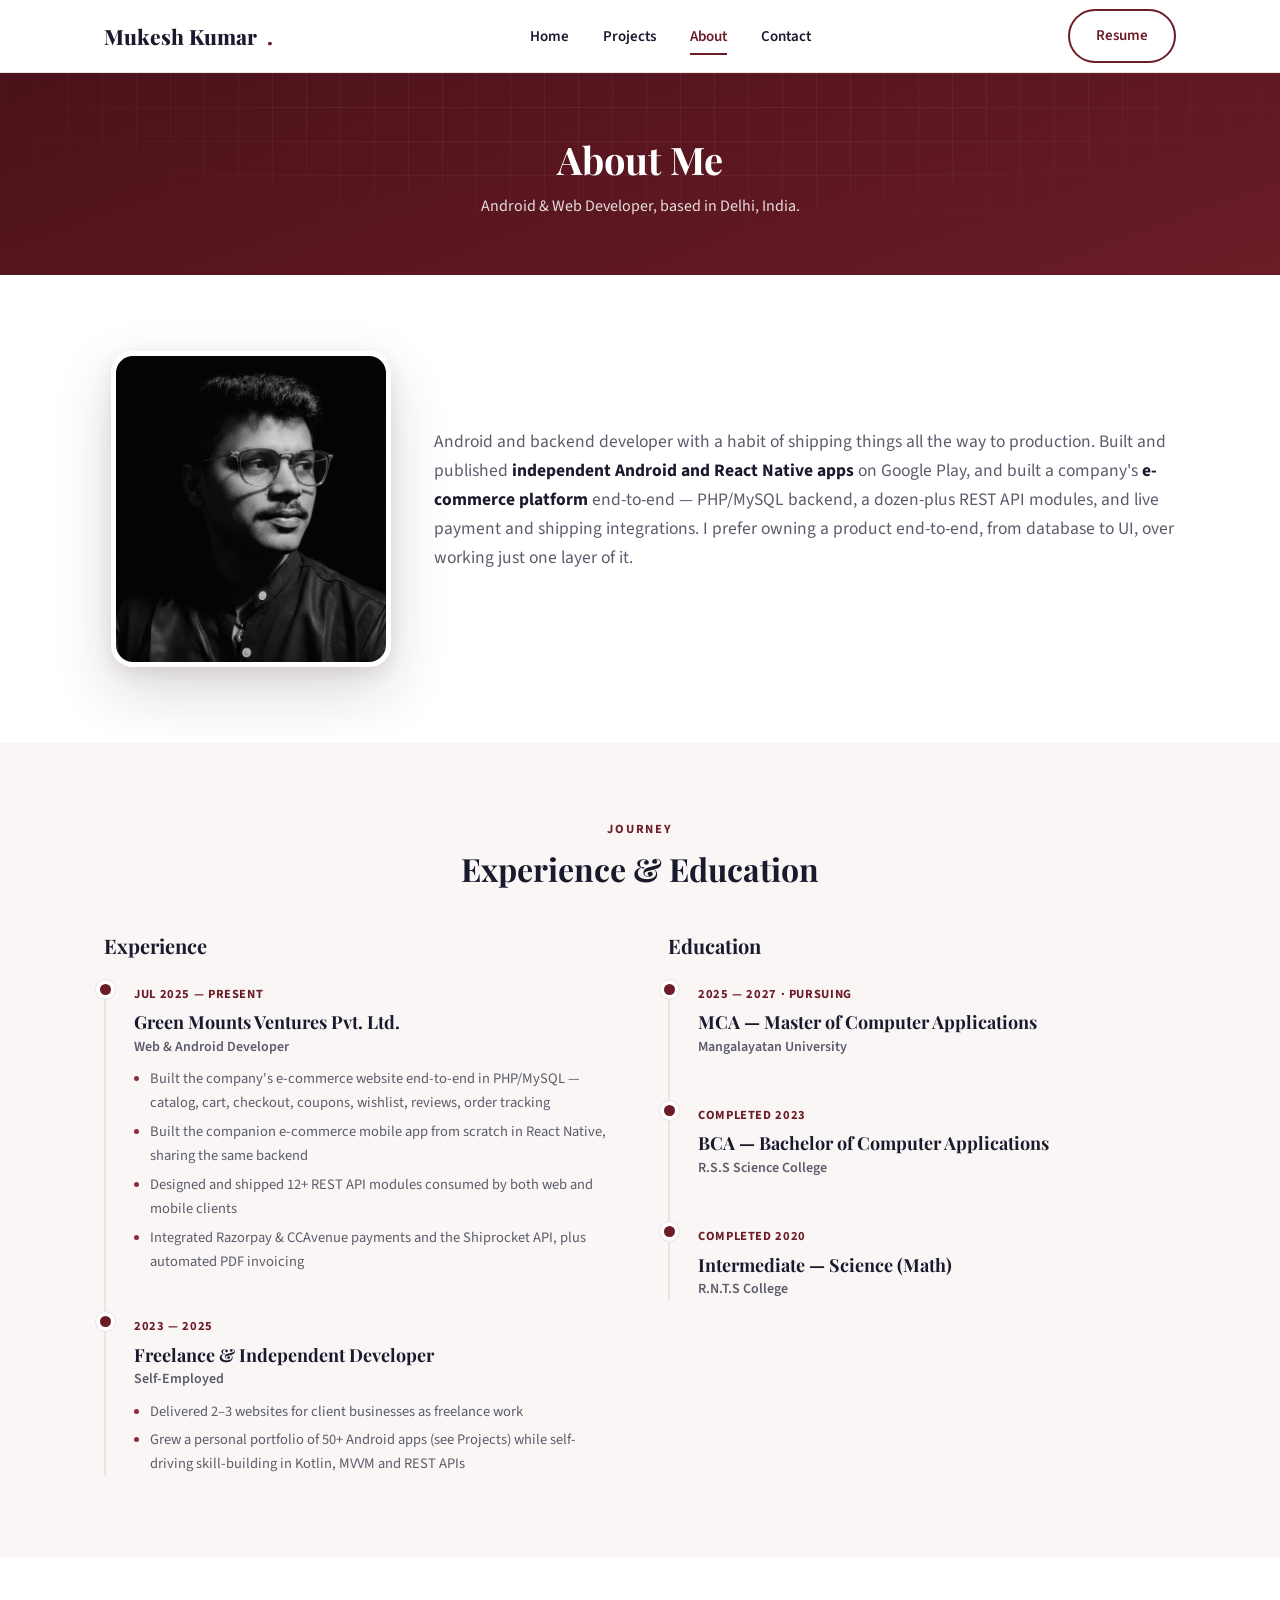
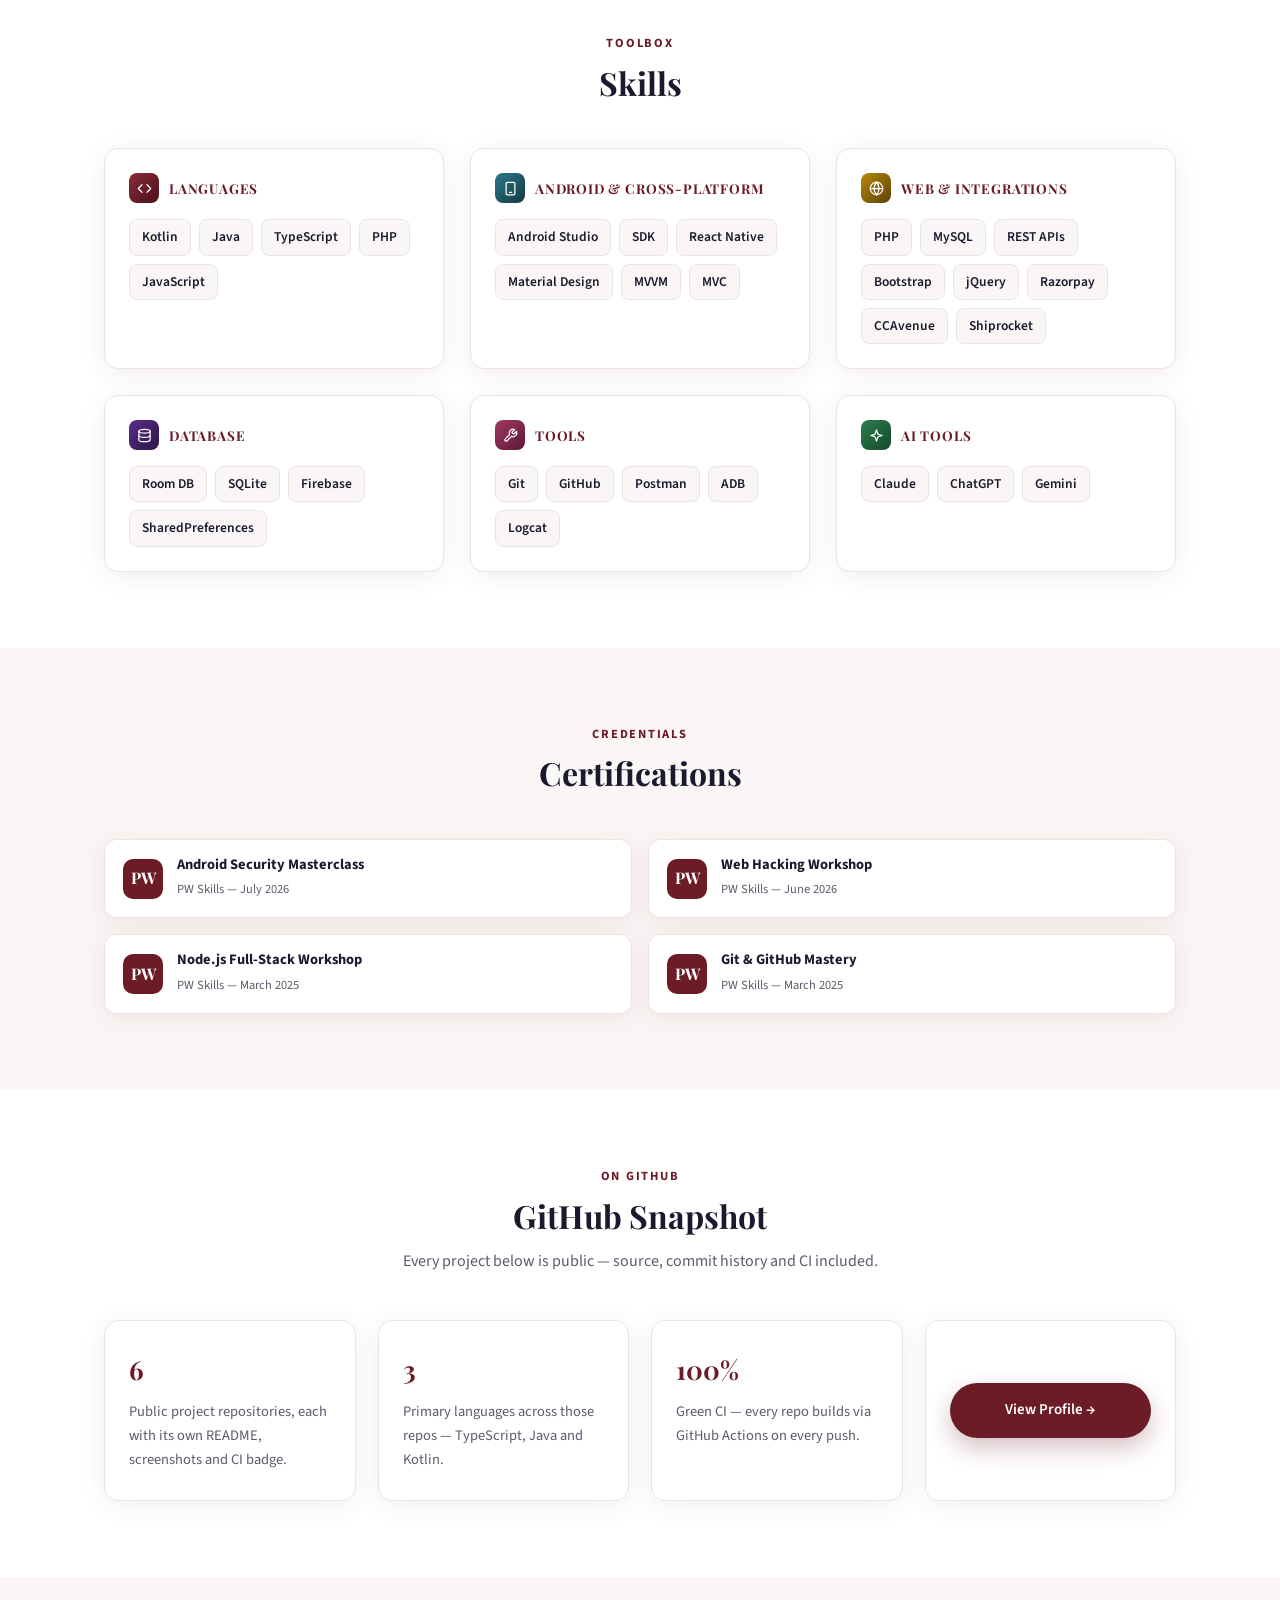
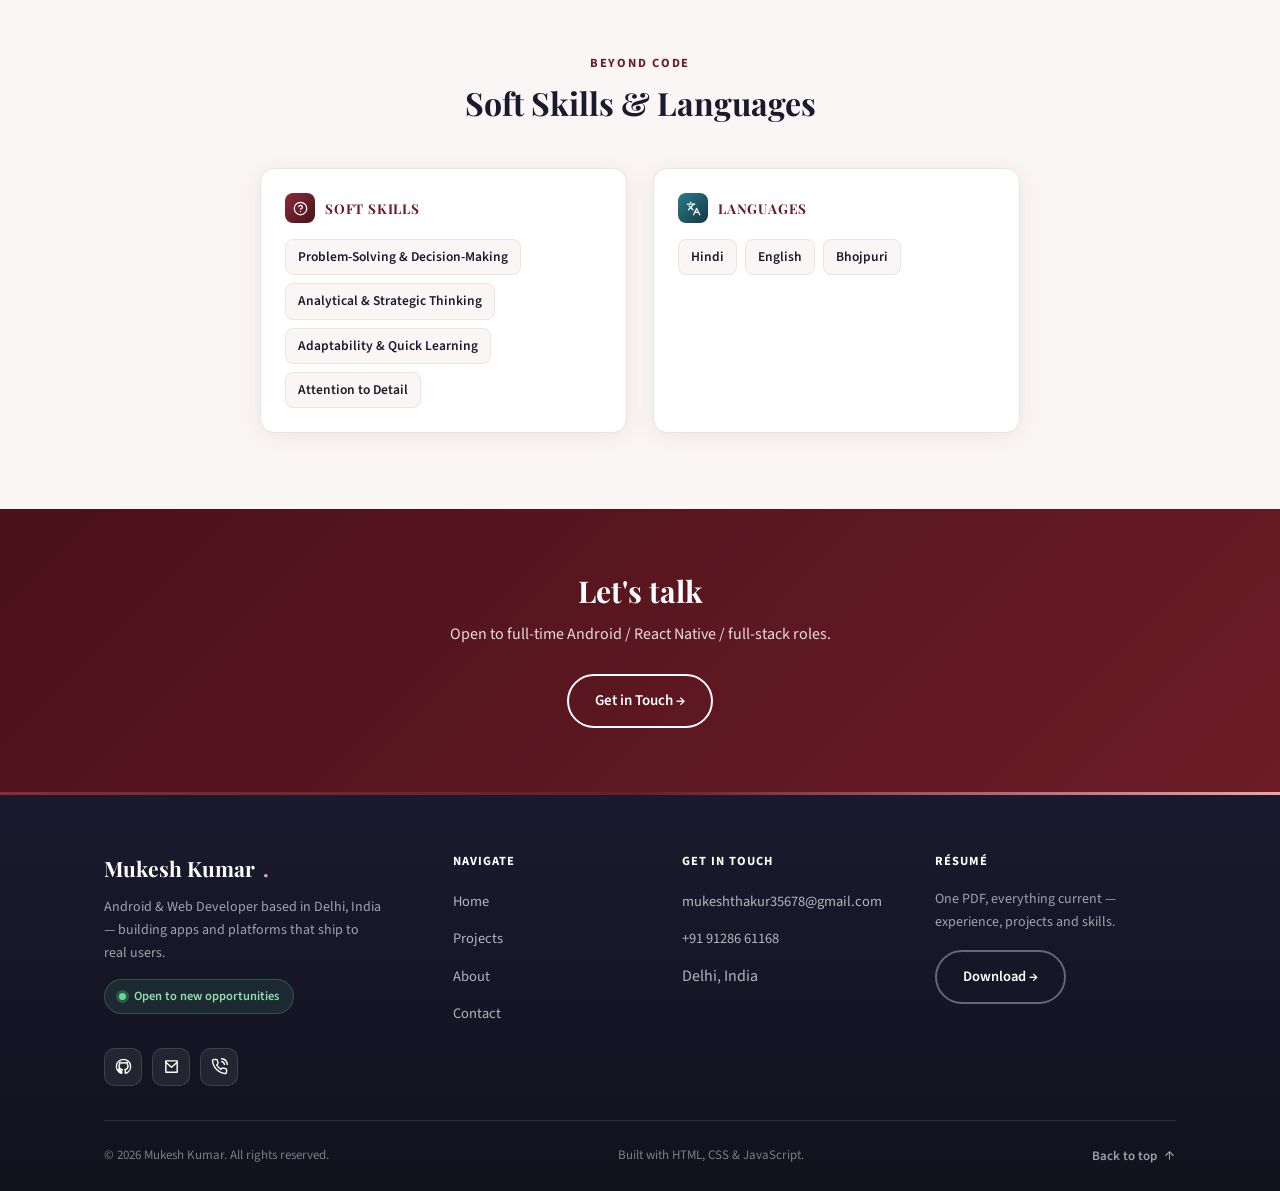
<file: about.html>
<!DOCTYPE html>
<html lang="en">
<head>
<meta charset="UTF-8">
<meta name="viewport" content="width=device-width, initial-scale=1.0">
<title>About — Mukesh Kumar</title>
<meta name="description" content="About Mukesh Kumar — Android &amp; Web Developer. Education, experience, skills and certifications.">
<link rel="canonical" href="https://mukeshkumar356.github.io/about.html">
<meta property="og:type" content="website">
<meta property="og:title" content="About — Mukesh Kumar">
<meta property="og:description" content="About Mukesh Kumar — Android &amp; Web Developer. Education, experience, skills and certifications.">
<meta property="og:url" content="https://mukeshkumar356.github.io/about.html">
<meta property="og:image" content="https://mukeshkumar356.github.io/assets/img/og-image.jpg">
<meta property="og:site_name" content="Mukesh Kumar">
<meta name="twitter:card" content="summary_large_image">
<meta name="twitter:title" content="About — Mukesh Kumar">
<meta name="twitter:description" content="About Mukesh Kumar — Android &amp; Web Developer. Education, experience, skills and certifications.">
<meta name="twitter:image" content="https://mukeshkumar356.github.io/assets/img/og-image.jpg">
<link rel="apple-touch-icon" href="assets/img/favicon.png">
<link rel="manifest" href="manifest.json">
<meta name="theme-color" content="#6b1c27">
<link rel="icon" type="image/png" href="assets/img/favicon-32.png">
<link rel="stylesheet" href="assets/css/style.css">
</head>
<body>

<div class="scroll-progress"><div class="scroll-progress-bar"></div></div>

<header class="site">
  <nav class="nav">
    <a href="index.html" class="brand">Mukesh Kumar<span class="dot">.</span></a>
    <ul class="nav-links">
      <li><a href="index.html">Home</a></li>
      <li><a href="projects.html">Projects</a></li>
      <li><a href="about.html">About</a></li>
      <li><a href="contact.html">Contact</a></li>
    </ul>
    <div class="nav-cta">
      <a href="assets/Mukesh_Kumar_Resume.pdf" class="btn btn-outline" target="_blank" rel="noopener">Resume</a>
      <button class="nav-toggle" aria-label="Toggle menu"><span></span><span></span><span></span></button>
    </div>
  </nav>
</header>


<main>
<section class="page-hero">
  <div class="container">
    <h1>About Me</h1>
    <p>Android &amp; Web Developer, based in Delhi, India.</p>
  </div>
</section>

<section>
  <div class="container">
    <div class="about-lead-row">
      <div class="about-photo-wrap reveal">
        <div class="about-photo"><img src="assets/img/profile.jpg" alt="Mukesh Kumar"></div>
      </div>
      <p class="about-lead reveal">Android and backend developer with a habit of shipping things all the way to production. Built and published <strong>independent Android and React Native apps</strong> on Google Play, and built a company's <strong>e-commerce platform</strong> end-to-end — PHP/MySQL backend, a dozen-plus REST API modules, and live payment and shipping integrations. I prefer owning a product end-to-end, from database to UI, over working just one layer of it.</p>
    </div>
  </div>
</section>

<section class="section-alt">
  <div class="container">
    <div class="section-head reveal">
      <span class="eyebrow">Journey</span>
      <h2>Experience &amp; Education</h2>
    </div>
    <div class="split-2col" style="gap:56px;">
      <div class="reveal">
        <h3 style="font-size:20px;margin-bottom:22px;">Experience</h3>
        <div class="timeline">
          <div class="tl-item">
            <span class="tl-date">Jul 2025 — Present</span>
            <h4>Green Mounts Ventures Pvt. Ltd.</h4>
            <div class="tl-sub">Web &amp; Android Developer</div>
            <ul>
              <li>Built the company's e-commerce website end-to-end in PHP/MySQL — catalog, cart, checkout, coupons, wishlist, reviews, order tracking</li>
              <li>Built the companion e-commerce mobile app from scratch in React Native, sharing the same backend</li>
              <li>Designed and shipped 12+ REST API modules consumed by both web and mobile clients</li>
              <li>Integrated Razorpay &amp; CCAvenue payments and the Shiprocket API, plus automated PDF invoicing</li>
            </ul>
          </div>
          <div class="tl-item">
            <span class="tl-date">2023 — 2025</span>
            <h4>Freelance &amp; Independent Developer</h4>
            <div class="tl-sub">Self-Employed</div>
            <ul>
              <li>Delivered 2–3 websites for client businesses as freelance work</li>
              <li>Grew a personal portfolio of 50+ Android apps (see Projects) while self-driving skill-building in Kotlin, MVVM and REST APIs</li>
            </ul>
          </div>
        </div>
      </div>
      <div class="reveal">
        <h3 style="font-size:20px;margin-bottom:22px;">Education</h3>
        <div class="timeline">
          <div class="tl-item">
            <span class="tl-date">2025 — 2027 · Pursuing</span>
            <h4>MCA — Master of Computer Applications</h4>
            <div class="tl-sub">Mangalayatan University</div>
          </div>
          <div class="tl-item">
            <span class="tl-date">Completed 2023</span>
            <h4>BCA — Bachelor of Computer Applications</h4>
            <div class="tl-sub">R.S.S Science College</div>
          </div>
          <div class="tl-item">
            <span class="tl-date">Completed 2020</span>
            <h4>Intermediate — Science (Math)</h4>
            <div class="tl-sub">R.N.T.S College</div>
          </div>
        </div>
      </div>
    </div>
  </div>
</section>

<section>
  <div class="container">
    <div class="section-head reveal">
      <span class="eyebrow">Toolbox</span>
      <h2>Skills</h2>
    </div>
    <div class="skill-groups">
      <div class="skill-card reveal">
        <h3><span class="sk-icon"><svg viewBox="0 0 24 24" fill="none" stroke-width="2" stroke-linecap="round" stroke-linejoin="round"><polyline points="16 18 22 12 16 6"/><polyline points="8 6 2 12 8 18"/></svg></span> Languages</h3>
        <div class="chip-row">
          <span class="chip">Kotlin</span><span class="chip">Java</span><span class="chip">TypeScript</span>
          <span class="chip">PHP</span><span class="chip">JavaScript</span>
        </div>
      </div>
      <div class="skill-card reveal">
        <h3><span class="sk-icon"><svg viewBox="0 0 24 24" fill="none" stroke-width="2" stroke-linecap="round" stroke-linejoin="round"><rect x="5" y="2" width="14" height="20" rx="2"/><line x1="10" y1="18" x2="14" y2="18"/></svg></span> Android &amp; Cross-Platform</h3>
        <div class="chip-row">
          <span class="chip">Android Studio</span><span class="chip">SDK</span><span class="chip">React Native</span>
          <span class="chip">Material Design</span><span class="chip">MVVM</span><span class="chip">MVC</span>
        </div>
      </div>
      <div class="skill-card reveal">
        <h3><span class="sk-icon"><svg viewBox="0 0 24 24" fill="none" stroke-width="2" stroke-linecap="round" stroke-linejoin="round"><circle cx="12" cy="12" r="10"/><line x1="2" y1="12" x2="22" y2="12"/><path d="M12 2a15.3 15.3 0 0 1 4 10 15.3 15.3 0 0 1-4 10 15.3 15.3 0 0 1-4-10 15.3 15.3 0 0 1 4-10z"/></svg></span> Web &amp; Integrations</h3>
        <div class="chip-row">
          <span class="chip">PHP</span><span class="chip">MySQL</span><span class="chip">REST APIs</span>
          <span class="chip">Bootstrap</span><span class="chip">jQuery</span><span class="chip">Razorpay</span>
          <span class="chip">CCAvenue</span><span class="chip">Shiprocket</span>
        </div>
      </div>
      <div class="skill-card reveal">
        <h3><span class="sk-icon"><svg viewBox="0 0 24 24" fill="none" stroke-width="2" stroke-linecap="round" stroke-linejoin="round"><ellipse cx="12" cy="5" rx="9" ry="3"/><path d="M3 5v14a9 3 0 0 0 18 0V5"/><path d="M3 12a9 3 0 0 0 18 0"/></svg></span> Database</h3>
        <div class="chip-row">
          <span class="chip">Room DB</span><span class="chip">SQLite</span><span class="chip">Firebase</span><span class="chip">SharedPreferences</span>
        </div>
      </div>
      <div class="skill-card reveal">
        <h3><span class="sk-icon"><svg viewBox="0 0 24 24" fill="none" stroke-width="2" stroke-linecap="round" stroke-linejoin="round"><path d="M14.7 6.3a1 1 0 0 0 0 1.4l1.6 1.6a1 1 0 0 0 1.4 0l3.77-3.77a6 6 0 0 1-7.94 7.94l-6.91 6.91a2.12 2.12 0 0 1-3-3l6.91-6.91a6 6 0 0 1 7.94-7.94z"/></svg></span> Tools</h3>
        <div class="chip-row">
          <span class="chip">Git</span><span class="chip">GitHub</span><span class="chip">Postman</span><span class="chip">ADB</span><span class="chip">Logcat</span>
        </div>
      </div>
      <div class="skill-card reveal">
        <h3><span class="sk-icon"><svg viewBox="0 0 24 24" fill="none" stroke-width="2" stroke-linecap="round" stroke-linejoin="round"><path d="m12 3-1.9 5.8a2 2 0 0 1-1.3 1.3L3 12l5.8 1.9a2 2 0 0 1 1.3 1.3L12 21l1.9-5.8a2 2 0 0 1 1.3-1.3L21 12l-5.8-1.9a2 2 0 0 1-1.3-1.3z"/></svg></span> AI Tools</h3>
        <div class="chip-row">
          <span class="chip">Claude</span><span class="chip">ChatGPT</span><span class="chip">Gemini</span>
        </div>
      </div>
    </div>
  </div>
</section>

<section class="section-alt">
  <div class="container">
    <div class="section-head reveal">
      <span class="eyebrow">Credentials</span>
      <h2>Certifications</h2>
    </div>
    <div class="cert-grid">
      <div class="cert-item reveal">
        <div class="cert-badge">PW</div>
        <div><h3>Android Security Masterclass</h3><span>PW Skills — July 2026</span></div>
      </div>
      <div class="cert-item reveal">
        <div class="cert-badge">PW</div>
        <div><h3>Web Hacking Workshop</h3><span>PW Skills — June 2026</span></div>
      </div>
      <div class="cert-item reveal">
        <div class="cert-badge">PW</div>
        <div><h3>Node.js Full-Stack Workshop</h3><span>PW Skills — March 2025</span></div>
      </div>
      <div class="cert-item reveal">
        <div class="cert-badge">PW</div>
        <div><h3>Git &amp; GitHub Mastery</h3><span>PW Skills — March 2025</span></div>
      </div>
    </div>
  </div>
</section>

<section>
  <div class="container">
    <div class="section-head reveal">
      <span class="eyebrow">On GitHub</span>
      <h2>GitHub Snapshot</h2>
      <p>Every project below is public — source, commit history and CI included.</p>
    </div>
    <div class="highlights reveal">
      <div class="highlight-card">
        <div class="hi-num">6</div>
        <p>Public project repositories, each with its own README, screenshots and CI badge.</p>
      </div>
      <div class="highlight-card">
        <div class="hi-num">3</div>
        <p>Primary languages across those repos — TypeScript, Java and Kotlin.</p>
      </div>
      <div class="highlight-card">
        <div class="hi-num">100%</div>
        <p>Green CI — every repo builds via GitHub Actions on every push.</p>
      </div>
      <div class="highlight-card" style="display:flex;flex-direction:column;justify-content:center;">
        <a href="https://github.com/mukeshkumar356" target="_blank" rel="noopener" class="btn btn-primary" style="width:100%;justify-content:center;">View Profile →</a>
      </div>
    </div>
  </div>
</section>

<section class="section-alt">
  <div class="container">
    <div class="section-head reveal">
      <span class="eyebrow">Beyond Code</span>
      <h2>Soft Skills &amp; Languages</h2>
    </div>
    <div class="split-2col" style="gap:26px;max-width:760px;margin:0 auto;">
      <div class="skill-card reveal">
        <h3><span class="sk-icon"><svg viewBox="0 0 24 24" fill="none" stroke-width="2" stroke-linecap="round" stroke-linejoin="round"><circle cx="12" cy="12" r="10"/><path d="M9.09 9a3 3 0 0 1 5.83 1c0 2-3 3-3 3"/><line x1="12" y1="17" x2="12.01" y2="17"/></svg></span> Soft Skills</h3>
        <div class="chip-row">
          <span class="chip">Problem-Solving &amp; Decision-Making</span>
          <span class="chip">Analytical &amp; Strategic Thinking</span>
          <span class="chip">Adaptability &amp; Quick Learning</span>
          <span class="chip">Attention to Detail</span>
        </div>
      </div>
      <div class="skill-card reveal">
        <h3><span class="sk-icon"><svg viewBox="0 0 24 24" fill="none" stroke-width="2" stroke-linecap="round" stroke-linejoin="round"><path d="m5 8 6 6"/><path d="m4 14 6-6 2-3"/><path d="M2 5h12"/><path d="M7 2h1"/><path d="m22 22-5-10-5 10"/><path d="M14 18h6"/></svg></span> Languages</h3>
        <div class="chip-row">
          <span class="chip">Hindi</span><span class="chip">English</span><span class="chip">Bhojpuri</span>
        </div>
      </div>
    </div>
  </div>
</section>

<section class="cta-band">
  <div class="container">
    <h2 class="reveal">Let's talk</h2>
    <p class="reveal">Open to full-time Android / React Native / full-stack roles.</p>
    <a href="contact.html" class="btn btn-ghost reveal" style="border-color:#fff;">Get in Touch →</a>
  </div>
</section>

</main>

<footer class="site">
  <div class="container">
    <div class="footer-grid">
      <div class="footer-col">
        <div class="footer-brand">Mukesh Kumar<span class="dot">.</span></div>
        <p>Android &amp; Web Developer based in Delhi, India — building apps and platforms that ship to real users.</p>
        <div class="footer-status"><span class="status-dot"></span> Open to new opportunities</div>
        <div class="footer-social">
          <a href="https://github.com/mukeshkumar356" target="_blank" rel="noopener" aria-label="GitHub"><svg viewBox="0 0 24 24" fill="none" stroke-width="2" stroke-linecap="round" stroke-linejoin="round"><path d="M12 2a10 10 0 0 0-3.16 19.49c.5.09.68-.22.68-.48v-1.7c-2.78.6-3.37-1.34-3.37-1.34-.46-1.16-1.11-1.47-1.11-1.47-.91-.62.07-.61.07-.61 1 .07 1.53 1.03 1.53 1.03.9 1.53 2.36 1.09 2.93.83.09-.65.35-1.09.63-1.34-2.22-.25-4.56-1.11-4.56-4.94 0-1.1.39-1.99 1.03-2.69-.1-.25-.45-1.27.1-2.65 0 0 .84-.27 2.75 1.03a9.53 9.53 0 0 1 5 0c1.91-1.3 2.75-1.03 2.75-1.03.55 1.38.2 2.4.1 2.65.64.7 1.03 1.59 1.03 2.69 0 3.84-2.34 4.68-4.57 4.93.36.31.68.92.68 1.85v2.74c0 .27.18.58.69.48A10 10 0 0 0 12 2Z"/></svg></a>
          <a href="mailto:mukeshthakur35678@gmail.com" aria-label="Email"><svg viewBox="0 0 24 24" fill="none" stroke-width="2" stroke-linecap="round" stroke-linejoin="round"><path d="M4 4h16v16H4z"/><path d="m4 6 8 7 8-7"/></svg></a>
          <a href="tel:+919128661168" aria-label="Phone"><svg viewBox="0 0 24 24" fill="none" stroke-width="2" stroke-linecap="round" stroke-linejoin="round"><path d="M15.05 5A5 5 0 0 1 19 8.95M15.05 1A9 9 0 0 1 23 8.94m-1 7.98v3a2 2 0 0 1-2.18 2 19.79 19.79 0 0 1-8.63-3.07 19.5 19.5 0 0 1-6-6 19.79 19.79 0 0 1-3.07-8.67A2 2 0 0 1 4.11 2h3a2 2 0 0 1 2 1.72c.127.96.362 1.903.7 2.81a2 2 0 0 1-.45 2.11L8.09 9.91a16 16 0 0 0 6 6l1.27-1.27a2 2 0 0 1 2.11-.45c.907.338 1.85.573 2.81.7A2 2 0 0 1 22 16.92z"/></svg></a>
        </div>
      </div>
      <div class="footer-col">
        <div class="footer-col-title">Navigate</div>
        <ul>
          <li><a href="index.html">Home</a></li>
          <li><a href="projects.html">Projects</a></li>
          <li><a href="about.html">About</a></li>
          <li><a href="contact.html">Contact</a></li>
        </ul>
      </div>
      <div class="footer-col">
        <div class="footer-col-title">Get In Touch</div>
        <ul>
          <li><a href="mailto:mukeshthakur35678@gmail.com">mukeshthakur35678@gmail.com</a></li>
          <li><a href="tel:+919128661168">+91 91286 61168</a></li>
          <li><span style="color:rgba(255,255,255,0.68);">Delhi, India</span></li>
        </ul>
      </div>
      <div class="footer-col">
        <div class="footer-col-title">Résumé</div>
        <p style="margin-bottom:16px;">One PDF, everything current — experience, projects and skills.</p>
        <a href="assets/Mukesh_Kumar_Resume.pdf" class="btn btn-outline" style="border-color:rgba(255,255,255,0.35);color:#fff;" target="_blank" rel="noopener">Download →</a>
      </div>
    </div>
    <div class="footer-bottom">
      <span>© <span id="year">2026</span> Mukesh Kumar. All rights reserved.</span>
      <span>Built with HTML, CSS &amp; JavaScript.</span>
      <button class="back-to-top" id="backToTop" type="button">Back to top <svg viewBox="0 0 24 24" fill="none" stroke-width="2" stroke-linecap="round" stroke-linejoin="round"><path d="M12 19V5M5 12l7-7 7 7"/></svg></button>
    </div>
  </div>
</footer>

<script src="assets/js/main.js"></script>
</body>
</html>
</file>
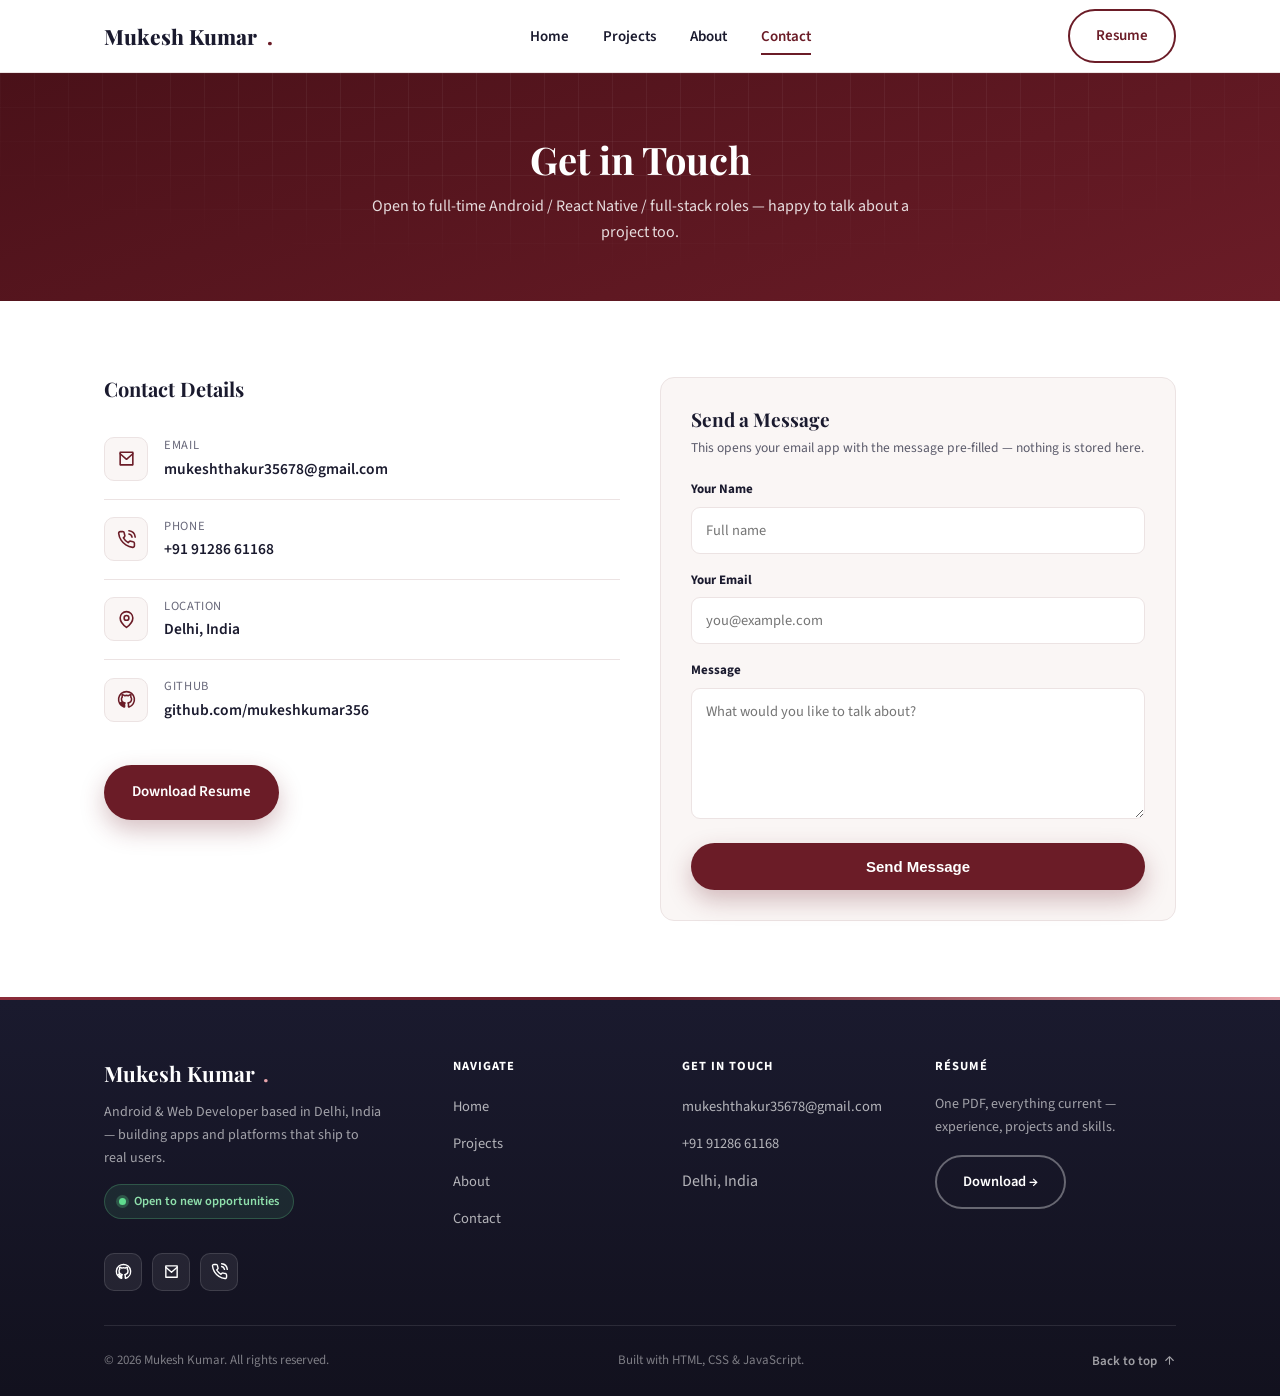
<file: contact.html>
<!DOCTYPE html>
<html lang="en">
<head>
<meta charset="UTF-8">
<meta name="viewport" content="width=device-width, initial-scale=1.0">
<title>Contact — Mukesh Kumar</title>
<meta name="description" content="Get in touch with Mukesh Kumar — Android &amp; Web Developer.">
<link rel="canonical" href="https://mukeshkumar356.github.io/contact.html">
<meta property="og:type" content="website">
<meta property="og:title" content="Contact — Mukesh Kumar">
<meta property="og:description" content="Get in touch with Mukesh Kumar — Android &amp; Web Developer.">
<meta property="og:url" content="https://mukeshkumar356.github.io/contact.html">
<meta property="og:image" content="https://mukeshkumar356.github.io/assets/img/og-image.jpg">
<meta property="og:site_name" content="Mukesh Kumar">
<meta name="twitter:card" content="summary_large_image">
<meta name="twitter:title" content="Contact — Mukesh Kumar">
<meta name="twitter:description" content="Get in touch with Mukesh Kumar — Android &amp; Web Developer.">
<meta name="twitter:image" content="https://mukeshkumar356.github.io/assets/img/og-image.jpg">
<link rel="apple-touch-icon" href="assets/img/favicon.png">
<link rel="manifest" href="manifest.json">
<meta name="theme-color" content="#6b1c27">
<link rel="icon" type="image/png" href="assets/img/favicon-32.png">
<link rel="stylesheet" href="assets/css/style.css">
</head>
<body>

<div class="scroll-progress"><div class="scroll-progress-bar"></div></div>

<header class="site">
  <nav class="nav">
    <a href="index.html" class="brand">Mukesh Kumar<span class="dot">.</span></a>
    <ul class="nav-links">
      <li><a href="index.html">Home</a></li>
      <li><a href="projects.html">Projects</a></li>
      <li><a href="about.html">About</a></li>
      <li><a href="contact.html">Contact</a></li>
    </ul>
    <div class="nav-cta">
      <a href="assets/Mukesh_Kumar_Resume.pdf" class="btn btn-outline" target="_blank" rel="noopener">Resume</a>
      <button class="nav-toggle" aria-label="Toggle menu"><span></span><span></span><span></span></button>
    </div>
  </nav>
</header>


<main>
<section class="page-hero">
  <div class="container">
    <h1>Get in Touch</h1>
    <p>Open to full-time Android / React Native / full-stack roles — happy to talk about a project too.</p>
  </div>
</section>

<section>
  <div class="container">
    <div class="contact-grid">
      <div class="reveal">
        <h2 style="font-size:20px;margin-bottom:18px;">Contact Details</h2>
        <div class="contact-list">
          <div class="c-row">
            <div class="c-icon"><svg viewBox="0 0 24 24" fill="none" stroke-width="2" stroke-linecap="round" stroke-linejoin="round"><path d="M4 4h16v16H4z"/><path d="m4 6 8 7 8-7"/></svg></div>
            <div>
              <div class="c-label">Email</div>
              <a class="c-value" href="mailto:mukeshthakur35678@gmail.com">mukeshthakur35678@gmail.com</a>
            </div>
          </div>
          <div class="c-row">
            <div class="c-icon"><svg viewBox="0 0 24 24" fill="none" stroke-width="2" stroke-linecap="round" stroke-linejoin="round"><path d="M15.05 5A5 5 0 0 1 19 8.95M15.05 1A9 9 0 0 1 23 8.94m-1 7.98v3a2 2 0 0 1-2.18 2 19.79 19.79 0 0 1-8.63-3.07 19.5 19.5 0 0 1-6-6 19.79 19.79 0 0 1-3.07-8.67A2 2 0 0 1 4.11 2h3a2 2 0 0 1 2 1.72c.127.96.362 1.903.7 2.81a2 2 0 0 1-.45 2.11L8.09 9.91a16 16 0 0 0 6 6l1.27-1.27a2 2 0 0 1 2.11-.45c.907.338 1.85.573 2.81.7A2 2 0 0 1 22 16.92z"/></svg></div>
            <div>
              <div class="c-label">Phone</div>
              <a class="c-value" href="tel:+919128661168">+91 91286 61168</a>
            </div>
          </div>
          <div class="c-row">
            <div class="c-icon"><svg viewBox="0 0 24 24" fill="none" stroke-width="2" stroke-linecap="round" stroke-linejoin="round"><path d="M20 10c0 6-8 12-8 12s-8-6-8-12a8 8 0 0 1 16 0Z"/><circle cx="12" cy="10" r="3"/></svg></div>
            <div>
              <div class="c-label">Location</div>
              <span class="c-value">Delhi, India</span>
            </div>
          </div>
          <div class="c-row">
            <div class="c-icon"><svg viewBox="0 0 24 24" fill="none" stroke-width="2" stroke-linecap="round" stroke-linejoin="round"><path d="M12 2a10 10 0 0 0-3.16 19.49c.5.09.68-.22.68-.48v-1.7c-2.78.6-3.37-1.34-3.37-1.34-.46-1.16-1.11-1.47-1.11-1.47-.91-.62.07-.61.07-.61 1 .07 1.53 1.03 1.53 1.03.9 1.53 2.36 1.09 2.93.83.09-.65.35-1.09.63-1.34-2.22-.25-4.56-1.11-4.56-4.94 0-1.1.39-1.99 1.03-2.69-.1-.25-.45-1.27.1-2.65 0 0 .84-.27 2.75 1.03a9.53 9.53 0 0 1 5 0c1.91-1.3 2.75-1.03 2.75-1.03.55 1.38.2 2.4.1 2.65.64.7 1.03 1.59 1.03 2.69 0 3.84-2.34 4.68-4.57 4.93.36.31.68.92.68 1.85v2.74c0 .27.18.58.69.48A10 10 0 0 0 12 2Z"/></svg></div>
            <div>
              <div class="c-label">GitHub</div>
              <a class="c-value" href="https://github.com/mukeshkumar356" target="_blank" rel="noopener">github.com/mukeshkumar356</a>
            </div>
          </div>
        </div>
        <a href="assets/Mukesh_Kumar_Resume.pdf" class="btn btn-primary" style="margin-top:26px;" target="_blank" rel="noopener">Download Resume</a>
      </div>

      <div class="reveal">
        <div class="form-card">
          <h2 style="font-size:19px;margin-bottom:6px;">Send a Message</h2>
          <p style="font-size:13.5px;color:var(--gray);margin-bottom:20px;">This opens your email app with the message pre-filled — nothing is stored here.</p>
          <form action="mailto:mukeshthakur35678@gmail.com" method="post" enctype="text/plain">
            <label for="name">Your Name</label>
            <input type="text" id="name" name="name" placeholder="Full name" required>
            <label for="email">Your Email</label>
            <input type="email" id="email" name="email" placeholder="you@example.com" required>
            <label for="message">Message</label>
            <textarea id="message" name="message" rows="5" placeholder="What would you like to talk about?" required></textarea>
            <button type="submit" class="btn btn-primary" style="width:100%;justify-content:center;">Send Message</button>
          </form>
        </div>
      </div>
    </div>
  </div>
</section>

</main>

<footer class="site">
  <div class="container">
    <div class="footer-grid">
      <div class="footer-col">
        <div class="footer-brand">Mukesh Kumar<span class="dot">.</span></div>
        <p>Android &amp; Web Developer based in Delhi, India — building apps and platforms that ship to real users.</p>
        <div class="footer-status"><span class="status-dot"></span> Open to new opportunities</div>
        <div class="footer-social">
          <a href="https://github.com/mukeshkumar356" target="_blank" rel="noopener" aria-label="GitHub"><svg viewBox="0 0 24 24" fill="none" stroke-width="2" stroke-linecap="round" stroke-linejoin="round"><path d="M12 2a10 10 0 0 0-3.16 19.49c.5.09.68-.22.68-.48v-1.7c-2.78.6-3.37-1.34-3.37-1.34-.46-1.16-1.11-1.47-1.11-1.47-.91-.62.07-.61.07-.61 1 .07 1.53 1.03 1.53 1.03.9 1.53 2.36 1.09 2.93.83.09-.65.35-1.09.63-1.34-2.22-.25-4.56-1.11-4.56-4.94 0-1.1.39-1.99 1.03-2.69-.1-.25-.45-1.27.1-2.65 0 0 .84-.27 2.75 1.03a9.53 9.53 0 0 1 5 0c1.91-1.3 2.75-1.03 2.75-1.03.55 1.38.2 2.4.1 2.65.64.7 1.03 1.59 1.03 2.69 0 3.84-2.34 4.68-4.57 4.93.36.31.68.92.68 1.85v2.74c0 .27.18.58.69.48A10 10 0 0 0 12 2Z"/></svg></a>
          <a href="mailto:mukeshthakur35678@gmail.com" aria-label="Email"><svg viewBox="0 0 24 24" fill="none" stroke-width="2" stroke-linecap="round" stroke-linejoin="round"><path d="M4 4h16v16H4z"/><path d="m4 6 8 7 8-7"/></svg></a>
          <a href="tel:+919128661168" aria-label="Phone"><svg viewBox="0 0 24 24" fill="none" stroke-width="2" stroke-linecap="round" stroke-linejoin="round"><path d="M15.05 5A5 5 0 0 1 19 8.95M15.05 1A9 9 0 0 1 23 8.94m-1 7.98v3a2 2 0 0 1-2.18 2 19.79 19.79 0 0 1-8.63-3.07 19.5 19.5 0 0 1-6-6 19.79 19.79 0 0 1-3.07-8.67A2 2 0 0 1 4.11 2h3a2 2 0 0 1 2 1.72c.127.96.362 1.903.7 2.81a2 2 0 0 1-.45 2.11L8.09 9.91a16 16 0 0 0 6 6l1.27-1.27a2 2 0 0 1 2.11-.45c.907.338 1.85.573 2.81.7A2 2 0 0 1 22 16.92z"/></svg></a>
        </div>
      </div>
      <div class="footer-col">
        <div class="footer-col-title">Navigate</div>
        <ul>
          <li><a href="index.html">Home</a></li>
          <li><a href="projects.html">Projects</a></li>
          <li><a href="about.html">About</a></li>
          <li><a href="contact.html">Contact</a></li>
        </ul>
      </div>
      <div class="footer-col">
        <div class="footer-col-title">Get In Touch</div>
        <ul>
          <li><a href="mailto:mukeshthakur35678@gmail.com">mukeshthakur35678@gmail.com</a></li>
          <li><a href="tel:+919128661168">+91 91286 61168</a></li>
          <li><span style="color:rgba(255,255,255,0.68);">Delhi, India</span></li>
        </ul>
      </div>
      <div class="footer-col">
        <div class="footer-col-title">Résumé</div>
        <p style="margin-bottom:16px;">One PDF, everything current — experience, projects and skills.</p>
        <a href="assets/Mukesh_Kumar_Resume.pdf" class="btn btn-outline" style="border-color:rgba(255,255,255,0.35);color:#fff;" target="_blank" rel="noopener">Download →</a>
      </div>
    </div>
    <div class="footer-bottom">
      <span>© <span id="year">2026</span> Mukesh Kumar. All rights reserved.</span>
      <span>Built with HTML, CSS &amp; JavaScript.</span>
      <button class="back-to-top" id="backToTop" type="button">Back to top <svg viewBox="0 0 24 24" fill="none" stroke-width="2" stroke-linecap="round" stroke-linejoin="round"><path d="M12 19V5M5 12l7-7 7 7"/></svg></button>
    </div>
  </div>
</footer>

<script src="assets/js/main.js"></script>
</body>
</html>
</file>
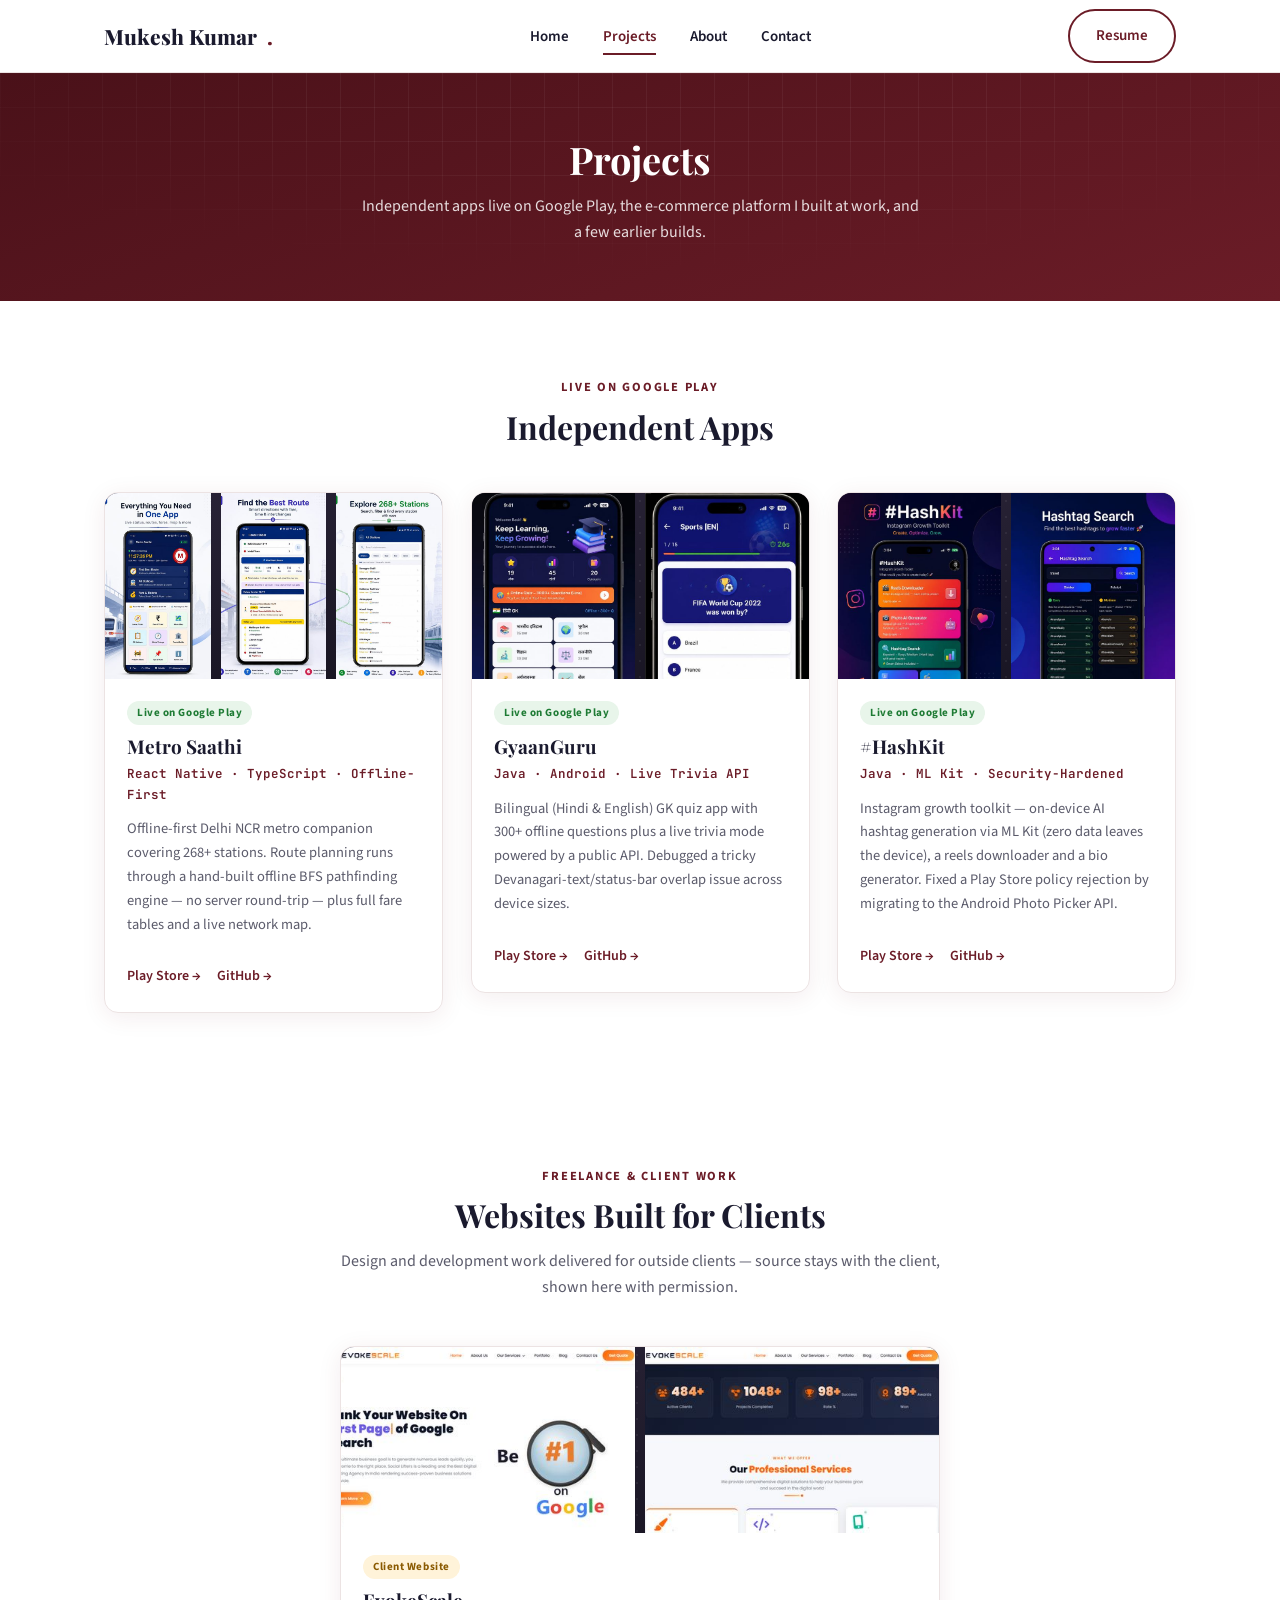
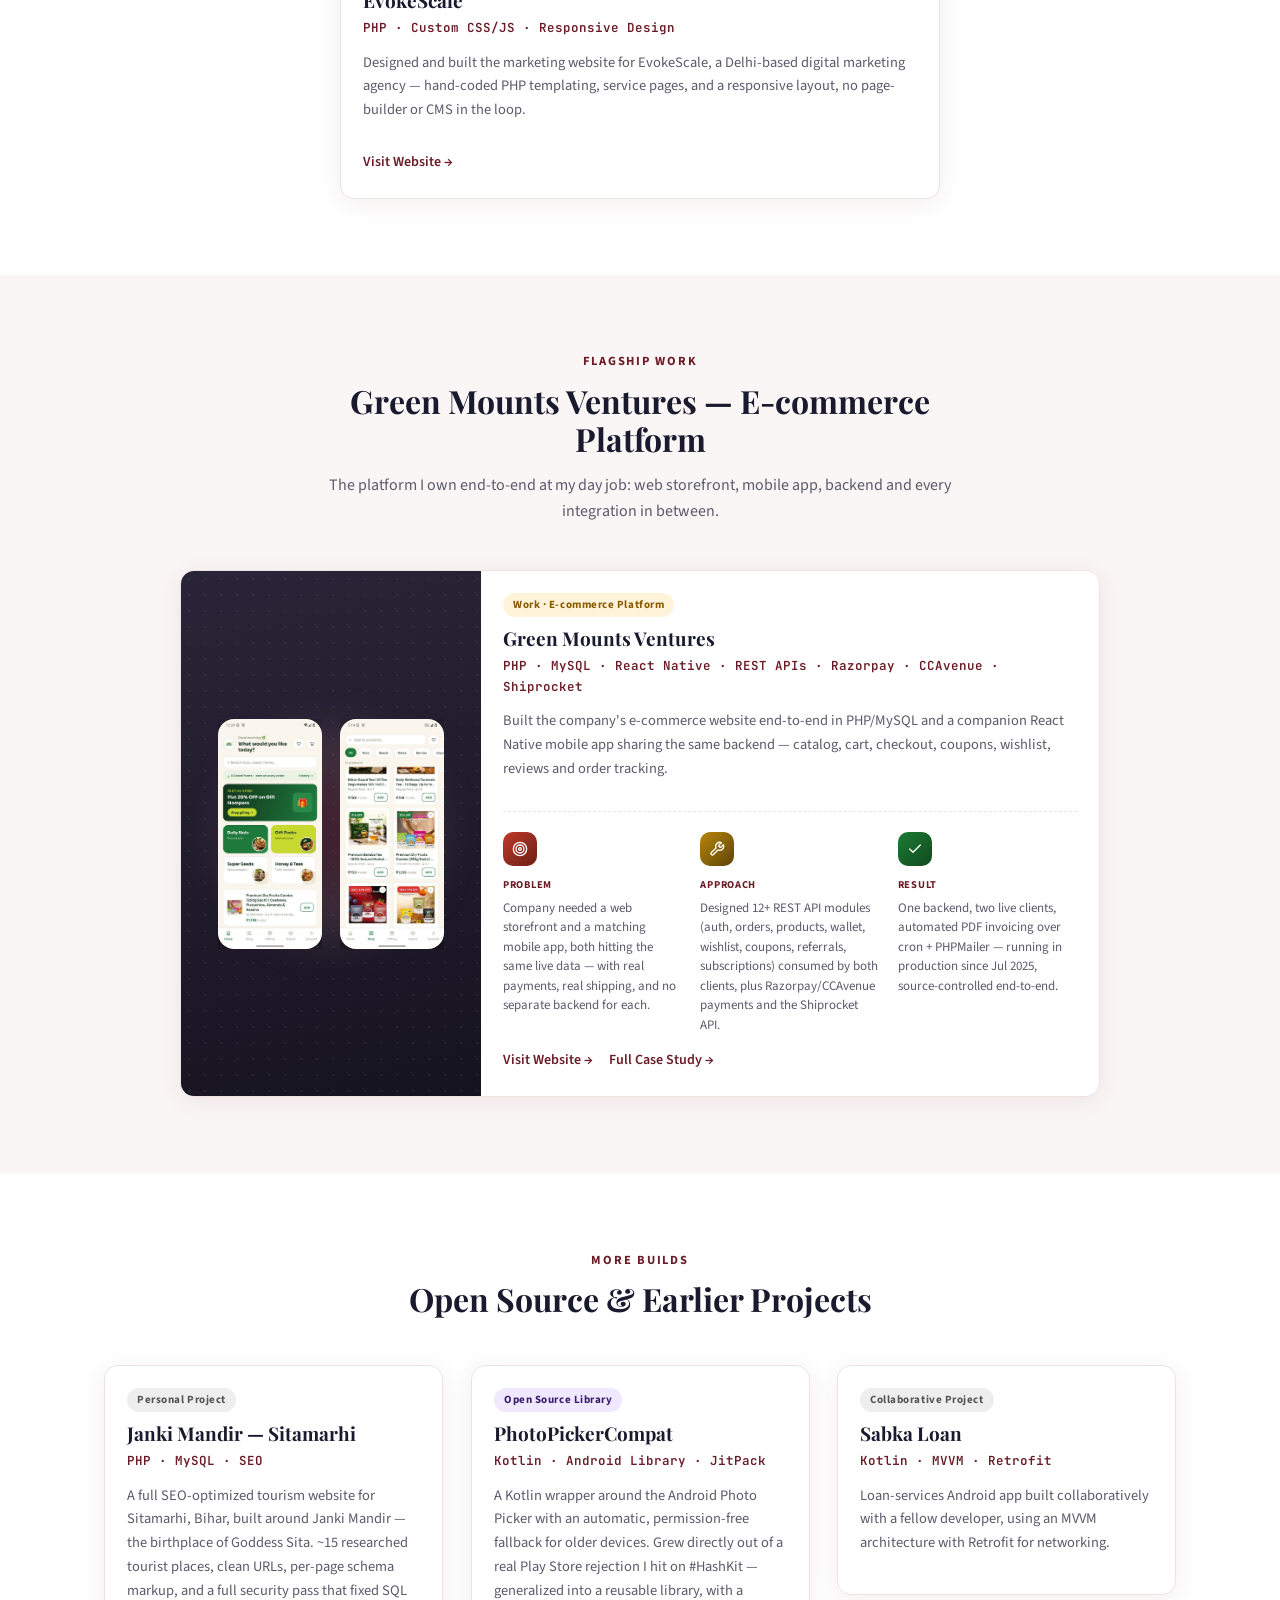
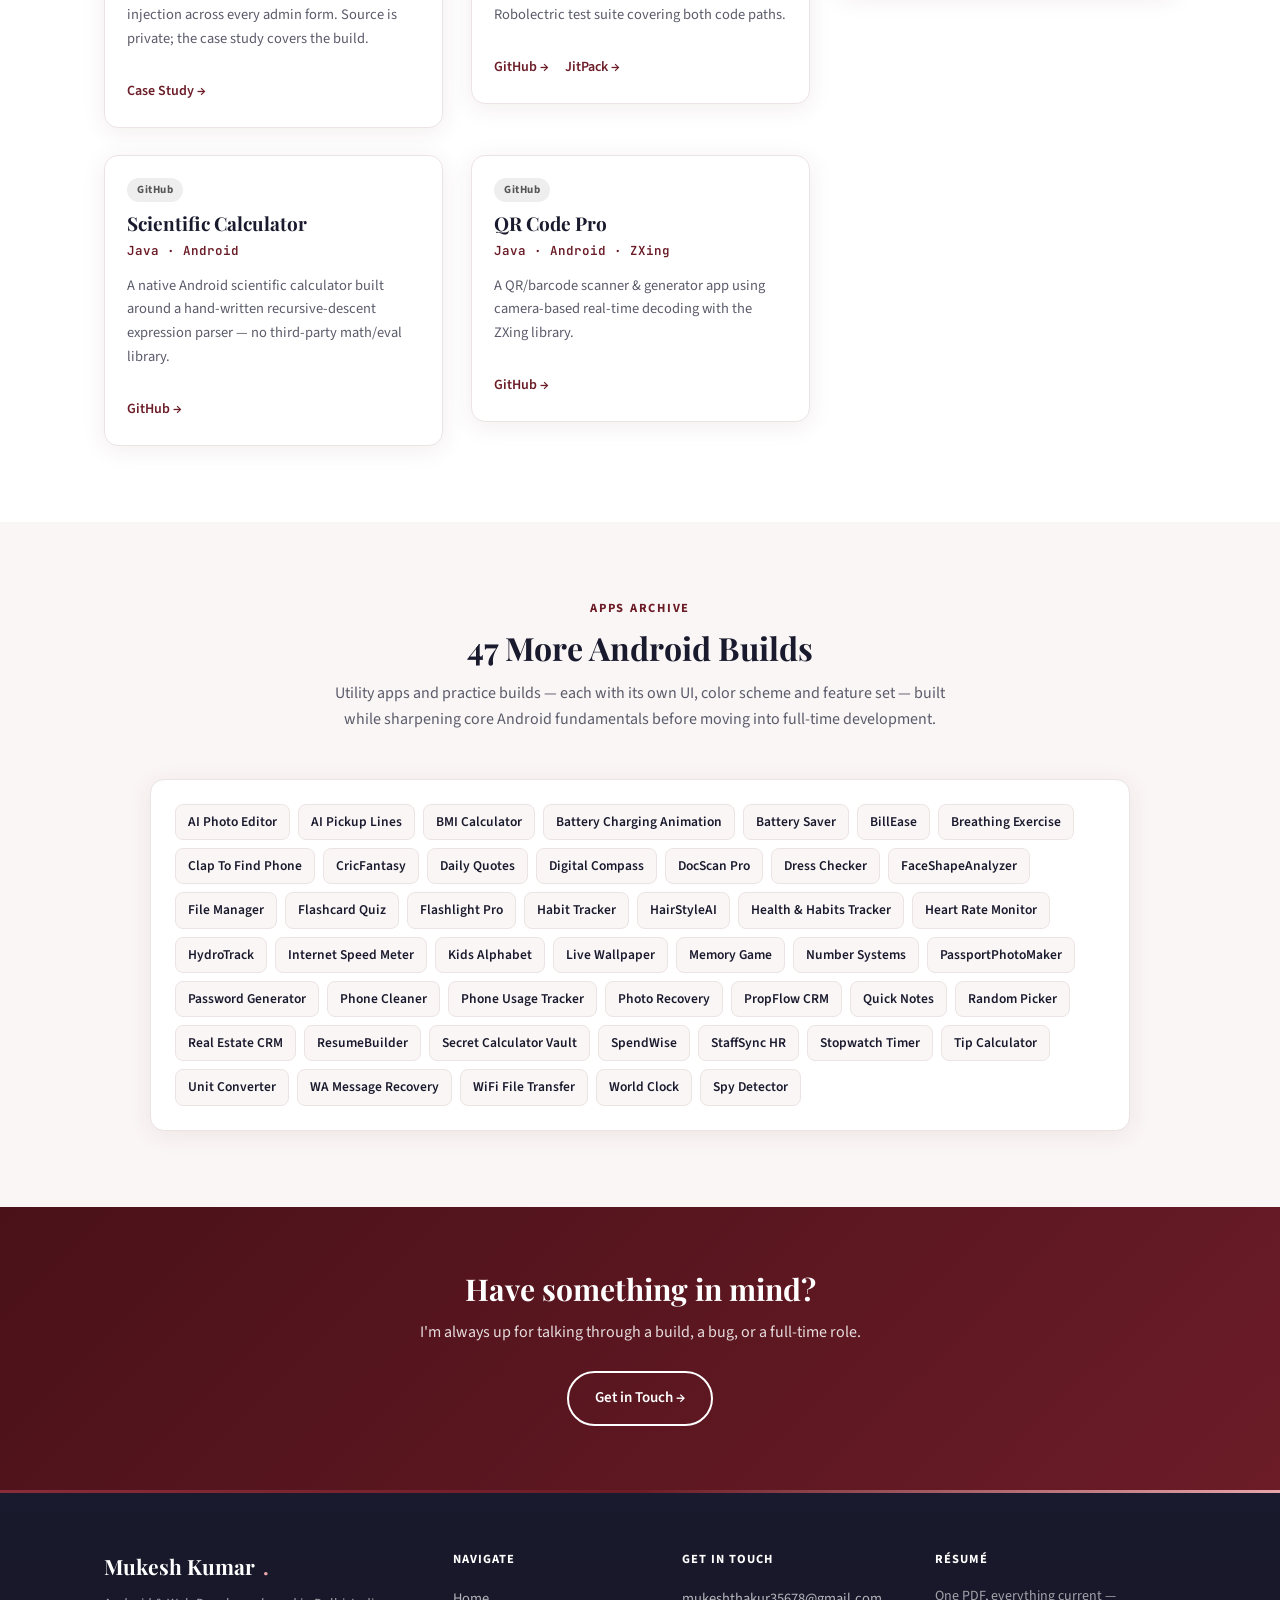
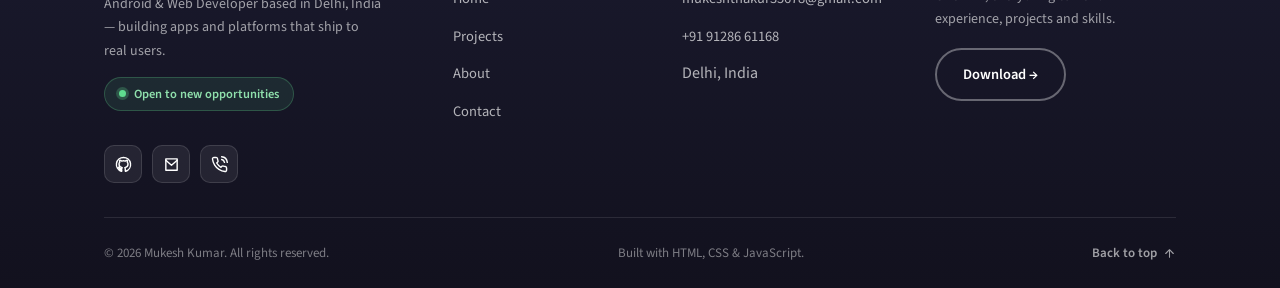
<file: projects.html>
<!DOCTYPE html>
<html lang="en">
<head>
<meta charset="UTF-8">
<meta name="viewport" content="width=device-width, initial-scale=1.0">
<title>Projects — Mukesh Kumar</title>
<meta name="description" content="Projects by Mukesh Kumar — Metro Saathi, GyaanGuru, #HashKit and more, live on Google Play, plus the Green Mounts Ventures e-commerce platform.">
<link rel="canonical" href="https://mukeshkumar356.github.io/projects.html">
<meta property="og:type" content="website">
<meta property="og:title" content="Projects — Mukesh Kumar">
<meta property="og:description" content="Projects by Mukesh Kumar — Metro Saathi, GyaanGuru, #HashKit and more, live on Google Play, plus the Green Mounts Ventures e-commerce platform.">
<meta property="og:url" content="https://mukeshkumar356.github.io/projects.html">
<meta property="og:image" content="https://mukeshkumar356.github.io/assets/img/og-image.jpg">
<meta property="og:site_name" content="Mukesh Kumar">
<meta name="twitter:card" content="summary_large_image">
<meta name="twitter:title" content="Projects — Mukesh Kumar">
<meta name="twitter:description" content="Projects by Mukesh Kumar — Metro Saathi, GyaanGuru, #HashKit and more, live on Google Play, plus the Green Mounts Ventures e-commerce platform.">
<meta name="twitter:image" content="https://mukeshkumar356.github.io/assets/img/og-image.jpg">
<link rel="apple-touch-icon" href="assets/img/favicon.png">
<link rel="manifest" href="manifest.json">
<meta name="theme-color" content="#6b1c27">
<link rel="icon" type="image/png" href="assets/img/favicon-32.png">
<link rel="stylesheet" href="assets/css/style.css">
</head>
<body>

<div class="scroll-progress"><div class="scroll-progress-bar"></div></div>

<header class="site">
  <nav class="nav">
    <a href="index.html" class="brand">Mukesh Kumar<span class="dot">.</span></a>
    <ul class="nav-links">
      <li><a href="index.html">Home</a></li>
      <li><a href="projects.html">Projects</a></li>
      <li><a href="about.html">About</a></li>
      <li><a href="contact.html">Contact</a></li>
    </ul>
    <div class="nav-cta">
      <a href="assets/Mukesh_Kumar_Resume.pdf" class="btn btn-outline" target="_blank" rel="noopener">Resume</a>
      <button class="nav-toggle" aria-label="Toggle menu"><span></span><span></span><span></span></button>
    </div>
  </nav>
</header>


<main>
<section class="page-hero">
  <div class="container">
    <h1>Projects</h1>
    <p>Independent apps live on Google Play, the e-commerce platform I built at work, and a few earlier builds.</p>
  </div>
</section>

<section>
  <div class="container">
    <div class="section-head reveal">
      <span class="eyebrow">Live on Google Play</span>
      <h2>Independent Apps</h2>
    </div>
    <div class="proj-grid">

      <div class="proj-card reveal">
        <div class="proj-shots">
          <div class="shot-wrap"><img src="assets/img/metro-1.jpg" alt="Metro Saathi home screen"></div>
          <div class="shot-wrap"><img src="assets/img/metro-2.jpg" alt="Metro Saathi route screen"></div>
          <div class="shot-wrap"><img src="assets/img/metro-3.jpg" alt="Metro Saathi stations screen"></div>
        </div>
        <div class="proj-body">
          <span class="proj-status">Live on Google Play</span>
          <h3>Metro Saathi</h3>
          <div class="proj-tech">React Native · TypeScript · Offline-First</div>
          <p class="desc">Offline-first Delhi NCR metro companion covering 268+ stations. Route planning runs through a hand-built offline BFS pathfinding engine — no server round-trip — plus full fare tables and a live network map.</p>
          <div class="proj-links">
            <a href="https://play.google.com/store/apps/details?id=com.delhimetroapp" target="_blank" rel="noopener">Play Store →</a>
            <a href="https://github.com/mukeshkumar356/metro-saathi" target="_blank" rel="noopener">GitHub →</a>
          </div>
        </div>
      </div>

      <div class="proj-card reveal">
        <div class="proj-shots">
          <div class="shot-wrap"><img src="assets/img/gyaanguru-1.jpg" alt="GyaanGuru home screen"></div>
          <div class="shot-wrap"><img src="assets/img/gyaanguru-2.jpg" alt="GyaanGuru quiz screen"></div>
        </div>
        <div class="proj-body">
          <span class="proj-status">Live on Google Play</span>
          <h3>GyaanGuru</h3>
          <div class="proj-tech">Java · Android · Live Trivia API</div>
          <p class="desc">Bilingual (Hindi &amp; English) GK quiz app with 300+ offline questions plus a live trivia mode powered by a public API. Debugged a tricky Devanagari-text/status-bar overlap issue across device sizes.</p>
          <div class="proj-links">
            <a href="https://play.google.com/store/apps/details?id=com.gyaanguru.quiz" target="_blank" rel="noopener">Play Store →</a>
            <a href="https://github.com/mukeshkumar356/gyaanguru-quiz" target="_blank" rel="noopener">GitHub →</a>
          </div>
        </div>
      </div>

      <div class="proj-card reveal">
        <div class="proj-shots">
          <div class="shot-wrap"><img src="assets/img/hashkit-1.jpg" alt="HashKit home screen"></div>
          <div class="shot-wrap"><img src="assets/img/hashkit-2.jpg" alt="HashKit hashtag search screen"></div>
        </div>
        <div class="proj-body">
          <span class="proj-status">Live on Google Play</span>
          <h3>#HashKit</h3>
          <div class="proj-tech">Java · ML Kit · Security-Hardened</div>
          <p class="desc">Instagram growth toolkit — on-device AI hashtag generation via ML Kit (zero data leaves the device), a reels downloader and a bio generator. Fixed a Play Store policy rejection by migrating to the Android Photo Picker API.</p>
          <div class="proj-links">
            <a href="https://play.google.com/store/apps/details?id=com.hashkit.app" target="_blank" rel="noopener">Play Store →</a>
            <a href="https://github.com/mukeshkumar356/hashkit-android" target="_blank" rel="noopener">GitHub →</a>
          </div>
        </div>
      </div>

    </div>
  </div>
</section>

<section>
  <div class="container">
    <div class="section-head reveal">
      <span class="eyebrow">Freelance &amp; Client Work</span>
      <h2>Websites Built for Clients</h2>
      <p>Design and development work delivered for outside clients — source stays with the client, shown here with permission.</p>
    </div>
    <div class="proj-grid" style="grid-template-columns:minmax(0,1fr);max-width:600px;margin:0 auto;">
      <div class="proj-card reveal">
        <div class="proj-shots">
          <div class="shot-wrap"><img src="assets/img/evokescale-1.jpg" alt="EvokeScale home page"></div>
          <div class="shot-wrap"><img src="assets/img/evokescale-2.jpg" alt="EvokeScale services section"></div>
        </div>
        <div class="proj-body">
          <span class="proj-status work">Client Website</span>
          <h3>EvokeScale</h3>
          <div class="proj-tech">PHP · Custom CSS/JS · Responsive Design</div>
          <p class="desc">Designed and built the marketing website for EvokeScale, a Delhi-based digital marketing agency — hand-coded PHP templating, service pages, and a responsive layout, no page-builder or CMS in the loop.</p>
          <div class="proj-links">
            <a href="https://evokescale.com" target="_blank" rel="noopener">Visit Website →</a>
          </div>
        </div>
      </div>
    </div>
  </div>
</section>

<section class="section-alt">
  <div class="container">
    <div class="section-head reveal">
      <span class="eyebrow">Flagship Work</span>
      <h2>Green Mounts Ventures — E-commerce Platform</h2>
      <p>The platform I own end-to-end at my day job: web storefront, mobile app, backend and every integration in between.</p>
    </div>
    <div class="proj-card featured-case reveal" style="max-width:920px;margin:0 auto;">
      <div class="proj-shots">
          <div class="shot-wrap"><img src="assets/img/greenmounts-1.jpg" alt="Green Mounts Ventures home screen"></div>
          <div class="shot-wrap"><img src="assets/img/greenmounts-2.jpg" alt="Green Mounts Ventures shop screen"></div>
        </div>
      <div class="proj-body">
        <span class="proj-status work">Work · E-commerce Platform</span>
        <h3>Green Mounts Ventures</h3>
        <div class="proj-tech">PHP · MySQL · React Native · REST APIs · Razorpay · CCAvenue · Shiprocket</div>
        <p class="desc">Built the company's e-commerce website end-to-end in PHP/MySQL and a companion React Native mobile app sharing the same backend — catalog, cart, checkout, coupons, wishlist, reviews and order tracking.</p>
        <div class="case-study">
          <div class="cs-block cs-problem">
            <div class="cs-icon"><svg viewBox="0 0 24 24" fill="none" stroke-width="2" stroke-linecap="round" stroke-linejoin="round"><circle cx="12" cy="12" r="10"/><circle cx="12" cy="12" r="6"/><circle cx="12" cy="12" r="2"/></svg></div>
            <div class="cs-label">Problem</div>
            <p>Company needed a web storefront and a matching mobile app, both hitting the same live data — with real payments, real shipping, and no separate backend for each.</p>
          </div>
          <div class="cs-block cs-approach">
            <div class="cs-icon"><svg viewBox="0 0 24 24" fill="none" stroke-width="2" stroke-linecap="round" stroke-linejoin="round"><path d="M14.7 6.3a1 1 0 0 0 0 1.4l1.6 1.6a1 1 0 0 0 1.4 0l3.77-3.77a6 6 0 0 1-7.94 7.94l-6.91 6.91a2.12 2.12 0 0 1-3-3l6.91-6.91a6 6 0 0 1 7.94-7.94z"/></svg></div>
            <div class="cs-label">Approach</div>
            <p>Designed 12+ REST API modules (auth, orders, products, wallet, wishlist, coupons, referrals, subscriptions) consumed by both clients, plus Razorpay/CCAvenue payments and the Shiprocket API.</p>
          </div>
          <div class="cs-block cs-result">
            <div class="cs-icon"><svg viewBox="0 0 24 24" fill="none" stroke-width="2" stroke-linecap="round" stroke-linejoin="round"><path d="M20 6 9 17l-5-5"/></svg></div>
            <div class="cs-label">Result</div>
            <p>One backend, two live clients, automated PDF invoicing over cron + PHPMailer — running in production since Jul 2025, source-controlled end-to-end.</p>
          </div>
        </div>
        <div class="proj-links">
          <a href="https://greenmountsventures.com" target="_blank" rel="noopener">Visit Website →</a>
          <a href="https://github.com/mukeshkumar356/green-mounts-ventures-case-study" target="_blank" rel="noopener">Full Case Study →</a>
        </div>
      </div>
    </div>
  </div>
</section>

<section>
  <div class="container">
    <div class="section-head reveal">
      <span class="eyebrow">More Builds</span>
      <h2>Open Source &amp; Earlier Projects</h2>
    </div>
    <div class="proj-grid">

      <div class="proj-card reveal">
        <div class="proj-body">
          <span class="proj-status repo">Personal Project</span>
          <h3>Janki Mandir — Sitamarhi</h3>
          <div class="proj-tech">PHP · MySQL · SEO</div>
          <p class="desc">A full SEO-optimized tourism website for Sitamarhi, Bihar, built around Janki Mandir — the birthplace of Goddess Sita. ~15 researched tourist places, clean URLs, per-page schema markup, and a full security pass that fixed SQL injection across every admin form. Source is private; the case study covers the build.</p>
          <div class="proj-links">
            <a href="https://github.com/mukeshkumar356/jankimandir-sitamarhi-case-study" target="_blank" rel="noopener">Case Study →</a>
          </div>
        </div>
      </div>

      <div class="proj-card reveal">
        <div class="proj-body">
          <span class="proj-status oss">Open Source Library</span>
          <h3>PhotoPickerCompat</h3>
          <div class="proj-tech">Kotlin · Android Library · JitPack</div>
          <p class="desc">A Kotlin wrapper around the Android Photo Picker with an automatic, permission-free fallback for older devices. Grew directly out of a real Play Store rejection I hit on #HashKit — generalized into a reusable library, with a Robolectric test suite covering both code paths.</p>
          <div class="proj-links">
            <a href="https://github.com/mukeshkumar356/PhotoPickerCompat" target="_blank" rel="noopener">GitHub →</a>
            <a href="https://jitpack.io/#mukeshkumar356/PhotoPickerCompat" target="_blank" rel="noopener">JitPack →</a>
          </div>
        </div>
      </div>

      <div class="proj-card reveal">
        <div class="proj-body">
          <span class="proj-status repo">Collaborative Project</span>
          <h3>Sabka Loan</h3>
          <div class="proj-tech">Kotlin · MVVM · Retrofit</div>
          <p class="desc">Loan-services Android app built collaboratively with a fellow developer, using an MVVM architecture with Retrofit for networking.</p>
        </div>
      </div>

      <div class="proj-card reveal">
        <div class="proj-body">
          <span class="proj-status repo">GitHub</span>
          <h3>Scientific Calculator</h3>
          <div class="proj-tech">Java · Android</div>
          <p class="desc">A native Android scientific calculator built around a hand-written recursive-descent expression parser — no third-party math/eval library.</p>
          <div class="proj-links">
            <a href="https://github.com/mukeshkumar356/scientific-calculator" target="_blank" rel="noopener">GitHub →</a>
          </div>
        </div>
      </div>

      <div class="proj-card reveal">
        <div class="proj-body">
          <span class="proj-status repo">GitHub</span>
          <h3>QR Code Pro</h3>
          <div class="proj-tech">Java · Android · ZXing</div>
          <p class="desc">A QR/barcode scanner &amp; generator app using camera-based real-time decoding with the ZXing library.</p>
          <div class="proj-links">
            <a href="https://github.com/mukeshkumar356/qr-code-pro" target="_blank" rel="noopener">GitHub →</a>
          </div>
        </div>
      </div>

    </div>
  </div>
</section>

<section class="section-alt">
  <div class="container">
    <div class="section-head reveal">
      <span class="eyebrow">Apps Archive</span>
      <h2>47 More Android Builds</h2>
      <p>Utility apps and practice builds — each with its own UI, color scheme and feature set — built while sharpening core Android fundamentals before moving into full-time development.</p>
    </div>
    <div class="skill-card reveal" style="max-width:980px;margin:0 auto;">
      <div class="chip-row">
        <span class="chip">AI Photo Editor</span>
        <span class="chip">AI Pickup Lines</span>
        <span class="chip">BMI Calculator</span>
        <span class="chip">Battery Charging Animation</span>
        <span class="chip">Battery Saver</span>
        <span class="chip">BillEase</span>
        <span class="chip">Breathing Exercise</span>
        <span class="chip">Clap To Find Phone</span>
        <span class="chip">CricFantasy</span>
        <span class="chip">Daily Quotes</span>
        <span class="chip">Digital Compass</span>
        <span class="chip">DocScan Pro</span>
        <span class="chip">Dress Checker</span>
        <span class="chip">FaceShapeAnalyzer</span>
        <span class="chip">File Manager</span>
        <span class="chip">Flashcard Quiz</span>
        <span class="chip">Flashlight Pro</span>
        <span class="chip">Habit Tracker</span>
        <span class="chip">HairStyleAI</span>
        <span class="chip">Health &amp; Habits Tracker</span>
        <span class="chip">Heart Rate Monitor</span>
        <span class="chip">HydroTrack</span>
        <span class="chip">Internet Speed Meter</span>
        <span class="chip">Kids Alphabet</span>
        <span class="chip">Live Wallpaper</span>
        <span class="chip">Memory Game</span>
        <span class="chip">Number Systems</span>
        <span class="chip">PassportPhotoMaker</span>
        <span class="chip">Password Generator</span>
        <span class="chip">Phone Cleaner</span>
        <span class="chip">Phone Usage Tracker</span>
        <span class="chip">Photo Recovery</span>
        <span class="chip">PropFlow CRM</span>
        <span class="chip">Quick Notes</span>
        <span class="chip">Random Picker</span>
        <span class="chip">Real Estate CRM</span>
        <span class="chip">ResumeBuilder</span>
        <span class="chip">Secret Calculator Vault</span>
        <span class="chip">SpendWise</span>
        <span class="chip">StaffSync HR</span>
        <span class="chip">Stopwatch Timer</span>
        <span class="chip">Tip Calculator</span>
        <span class="chip">Unit Converter</span>
        <span class="chip">WA Message Recovery</span>
        <span class="chip">WiFi File Transfer</span>
        <span class="chip">World Clock</span>
        <span class="chip">Spy Detector</span>
      </div>
    </div>
  </div>
</section>

<section class="cta-band">
  <div class="container">
    <h2 class="reveal">Have something in mind?</h2>
    <p class="reveal">I'm always up for talking through a build, a bug, or a full-time role.</p>
    <a href="contact.html" class="btn btn-ghost reveal" style="border-color:#fff;">Get in Touch →</a>
  </div>
</section>

</main>

<footer class="site">
  <div class="container">
    <div class="footer-grid">
      <div class="footer-col">
        <div class="footer-brand">Mukesh Kumar<span class="dot">.</span></div>
        <p>Android &amp; Web Developer based in Delhi, India — building apps and platforms that ship to real users.</p>
        <div class="footer-status"><span class="status-dot"></span> Open to new opportunities</div>
        <div class="footer-social">
          <a href="https://github.com/mukeshkumar356" target="_blank" rel="noopener" aria-label="GitHub"><svg viewBox="0 0 24 24" fill="none" stroke-width="2" stroke-linecap="round" stroke-linejoin="round"><path d="M12 2a10 10 0 0 0-3.16 19.49c.5.09.68-.22.68-.48v-1.7c-2.78.6-3.37-1.34-3.37-1.34-.46-1.16-1.11-1.47-1.11-1.47-.91-.62.07-.61.07-.61 1 .07 1.53 1.03 1.53 1.03.9 1.53 2.36 1.09 2.93.83.09-.65.35-1.09.63-1.34-2.22-.25-4.56-1.11-4.56-4.94 0-1.1.39-1.99 1.03-2.69-.1-.25-.45-1.27.1-2.65 0 0 .84-.27 2.75 1.03a9.53 9.53 0 0 1 5 0c1.91-1.3 2.75-1.03 2.75-1.03.55 1.38.2 2.4.1 2.65.64.7 1.03 1.59 1.03 2.69 0 3.84-2.34 4.68-4.57 4.93.36.31.68.92.68 1.85v2.74c0 .27.18.58.69.48A10 10 0 0 0 12 2Z"/></svg></a>
          <a href="mailto:mukeshthakur35678@gmail.com" aria-label="Email"><svg viewBox="0 0 24 24" fill="none" stroke-width="2" stroke-linecap="round" stroke-linejoin="round"><path d="M4 4h16v16H4z"/><path d="m4 6 8 7 8-7"/></svg></a>
          <a href="tel:+919128661168" aria-label="Phone"><svg viewBox="0 0 24 24" fill="none" stroke-width="2" stroke-linecap="round" stroke-linejoin="round"><path d="M15.05 5A5 5 0 0 1 19 8.95M15.05 1A9 9 0 0 1 23 8.94m-1 7.98v3a2 2 0 0 1-2.18 2 19.79 19.79 0 0 1-8.63-3.07 19.5 19.5 0 0 1-6-6 19.79 19.79 0 0 1-3.07-8.67A2 2 0 0 1 4.11 2h3a2 2 0 0 1 2 1.72c.127.96.362 1.903.7 2.81a2 2 0 0 1-.45 2.11L8.09 9.91a16 16 0 0 0 6 6l1.27-1.27a2 2 0 0 1 2.11-.45c.907.338 1.85.573 2.81.7A2 2 0 0 1 22 16.92z"/></svg></a>
        </div>
      </div>
      <div class="footer-col">
        <div class="footer-col-title">Navigate</div>
        <ul>
          <li><a href="index.html">Home</a></li>
          <li><a href="projects.html">Projects</a></li>
          <li><a href="about.html">About</a></li>
          <li><a href="contact.html">Contact</a></li>
        </ul>
      </div>
      <div class="footer-col">
        <div class="footer-col-title">Get In Touch</div>
        <ul>
          <li><a href="mailto:mukeshthakur35678@gmail.com">mukeshthakur35678@gmail.com</a></li>
          <li><a href="tel:+919128661168">+91 91286 61168</a></li>
          <li><span style="color:rgba(255,255,255,0.68);">Delhi, India</span></li>
        </ul>
      </div>
      <div class="footer-col">
        <div class="footer-col-title">Résumé</div>
        <p style="margin-bottom:16px;">One PDF, everything current — experience, projects and skills.</p>
        <a href="assets/Mukesh_Kumar_Resume.pdf" class="btn btn-outline" style="border-color:rgba(255,255,255,0.35);color:#fff;" target="_blank" rel="noopener">Download →</a>
      </div>
    </div>
    <div class="footer-bottom">
      <span>© <span id="year">2026</span> Mukesh Kumar. All rights reserved.</span>
      <span>Built with HTML, CSS &amp; JavaScript.</span>
      <button class="back-to-top" id="backToTop" type="button">Back to top <svg viewBox="0 0 24 24" fill="none" stroke-width="2" stroke-linecap="round" stroke-linejoin="round"><path d="M12 19V5M5 12l7-7 7 7"/></svg></button>
    </div>
  </div>
</footer>

<script src="assets/js/main.js"></script>
</body>
</html>
</file>
<file: assets/css/style.css>
/* Mukesh Kumar — Portfolio | shared stylesheet */

@import url('https://fonts.googleapis.com/css2?family=Playfair+Display:wght@600;700;800&family=Source+Sans+3:wght@400;500;600;700&family=JetBrains+Mono:wght@400;500;600&display=swap');

:root{
  --maroon:#6b1c27;
  --maroon-dark:#4a1119;
  --maroon-light:#8a2c39;
  --accent:#e8a5ac;
  --cream:#fdf8f8;
  --ink:#1a1a2e;
  --gray:#5b5b6b;
  --gray-light:#68687a;
  --border:#ece3e3;
  --bg:#ffffff;
  --bg-alt:#faf6f5;
  --shadow:0 4px 24px rgba(107,28,39,0.08);
  --shadow-md:0 10px 30px rgba(26,26,46,0.08), 0 2px 8px rgba(26,26,46,0.05);
  --shadow-lg:0 24px 60px rgba(26,26,46,0.16), 0 6px 18px rgba(107,28,39,0.10);
  --code-bg:#1c1a26;
  --code-bg-2:#242231;
  --radius:14px;
  --maxw:1120px;
  --mono:'JetBrains Mono','Fira Code',ui-monospace,SFMono-Regular,Consolas,monospace;
}

*{box-sizing:border-box;}
html{scroll-behavior:smooth;}
body{
  margin:0;
  font-family:'Source Sans 3',system-ui,-apple-system,'Segoe UI',sans-serif;
  color:var(--ink);
  background:var(--bg);
  line-height:1.65;
  -webkit-font-smoothing:antialiased;
  overflow-x:hidden;
}
h1,h2,h3,h4{
  font-family:'Playfair Display',Georgia,serif;
  color:var(--ink);
  margin:0 0 .4em;
  line-height:1.2;
}
p{margin:0 0 1em;}
a{color:var(--maroon);text-decoration:none;}
a:hover{text-decoration:underline;}
img{max-width:100%;display:block;}
ul{margin:0;padding:0;}
li{list-style:none;}
code,pre{font-family:var(--mono);}
.container{max-width:var(--maxw);margin:0 auto;padding:0 24px;}
/* Grid/flex items default to min-width:auto, which lets long unbroken
   content force tracks wider than the viewport. Reset it wherever a
   grid/flex container holds text so children wrap instead of overflowing. */
.hero .container > *,
.highlights > *,
.proj-grid > *,
.skill-groups > *,
.cert-grid > *,
.contact-grid > *,
.hc-row > *{min-width:0;}
.eyebrow{
  text-transform:uppercase;
  letter-spacing:.14em;
  font-size:12.5px;
  font-weight:700;
  color:var(--maroon);
  margin-bottom:10px;
  display:block;
}
.btn{
  display:inline-flex;align-items:center;gap:8px;
  padding:13px 26px;
  border-radius:999px;
  font-weight:600;
  font-size:15px;
  cursor:pointer;
  border:2px solid transparent;
  transition:all .18s ease;
}
.btn:hover{text-decoration:none;transform:translateY(-2px);}
.btn-primary{background:var(--maroon);color:#fff;box-shadow:0 10px 24px rgba(107,28,39,0.28);}
.btn-primary:hover{background:var(--maroon-dark);color:#fff;box-shadow:0 14px 30px rgba(107,28,39,0.36);}
.btn-outline{border-color:var(--maroon);color:var(--maroon);background:transparent;}
.btn-outline:hover{background:var(--maroon);color:#fff;}
.btn-ghost{border-color:rgba(255,255,255,0.5);color:#fff;}
.btn-ghost:hover{background:rgba(255,255,255,0.14);color:#fff;}

/* ---------- Scroll progress ---------- */
.scroll-progress{position:fixed;top:0;left:0;right:0;height:3px;z-index:200;background:transparent;pointer-events:none;}
.scroll-progress-bar{height:100%;width:0%;background:linear-gradient(90deg,var(--maroon-light),var(--maroon),var(--accent));transition:width .08s linear;}

/* ---------- Header / Nav ---------- */
header.site{
  position:sticky;top:0;z-index:100;
  background:rgba(255,255,255,0.92);
  backdrop-filter:blur(10px);
  border-bottom:1px solid var(--border);
}
.nav{
  max-width:var(--maxw);margin:0 auto;padding:0 24px;
  display:flex;align-items:center;justify-content:space-between;
  height:72px;
}
.brand{
  font-family:'Playfair Display',serif;
  font-weight:800;font-size:21px;color:var(--ink);
  display:flex;align-items:center;gap:10px;
}
.brand .dot{color:var(--maroon);}
.nav-links{display:flex;align-items:center;gap:34px;}
.nav-links a{
  color:var(--ink);font-weight:600;font-size:15px;
  padding:6px 0;border-bottom:2px solid transparent;
}
.nav-links a:hover,.nav-links a.active{color:var(--maroon);text-decoration:none;border-color:var(--maroon);}
.nav-cta{display:flex;align-items:center;gap:14px;}
.nav-toggle{display:none;background:none;border:none;cursor:pointer;padding:8px;}
.nav-toggle span{display:block;width:24px;height:2px;background:var(--ink);margin:5px 0;border-radius:2px;}

@media (max-width:820px){
  .nav-links{
    position:fixed;top:72px;left:0;right:0;
    background:#fff;flex-direction:column;align-items:flex-start;
    padding:20px 24px 26px;gap:18px;
    border-bottom:1px solid var(--border);
    box-shadow:0 12px 24px rgba(0,0,0,0.06);
    transform:translateY(-140%);opacity:0;
    transition:transform .25s ease,opacity .25s ease;
  }
  .nav-links.open{transform:translateY(0);opacity:1;}
  .nav-cta .btn-outline{display:none;}
  .nav-toggle{display:block;}
}

/* ---------- Hero ---------- */
.hero{
  background:linear-gradient(160deg,var(--maroon-dark) 0%,var(--maroon) 55%,var(--maroon-light) 100%);
  color:#fff;padding:80px 0 96px;position:relative;overflow:hidden;
}
.hero::before{
  content:'';position:absolute;inset:0;
  background-image:
    linear-gradient(rgba(255,255,255,0.05) 1px,transparent 1px),
    linear-gradient(90deg,rgba(255,255,255,0.05) 1px,transparent 1px);
  background-size:34px 34px;
  mask-image:radial-gradient(ellipse 80% 60% at 50% 20%,#000 40%,transparent 90%);
  pointer-events:none;
}
.hero::after{
  content:'';position:absolute;inset:0;
  background:
    radial-gradient(circle at 85% 12%,rgba(255,255,255,0.12),transparent 42%),
    radial-gradient(circle at 8% 92%,rgba(0,0,0,0.18),transparent 40%);
  pointer-events:none;
}
.hero .container{position:relative;display:grid;grid-template-columns:minmax(0,1.05fr) minmax(0,.95fr);gap:40px;align-items:center;}
.hero-tag{
  display:inline-flex;align-items:center;gap:8px;padding:6px 16px;border-radius:999px;
  background:rgba(255,255,255,0.14);border:1px solid rgba(255,255,255,0.25);
  font-size:13px;font-weight:600;letter-spacing:.04em;margin-bottom:22px;
}
.status-dot{width:7px;height:7px;border-radius:50%;background:#5fdc8f;box-shadow:0 0 0 3px rgba(95,220,143,0.25);flex-shrink:0;animation:pulse-dot 2s ease-in-out infinite;}
@keyframes pulse-dot{0%,100%{box-shadow:0 0 0 3px rgba(95,220,143,0.25);}50%{box-shadow:0 0 0 6px rgba(95,220,143,0.12);}}
.hero h1{color:#fff;font-size:47px;margin-bottom:12px;}
.hero h1 span{color:#f3c9ce;}
.hero .role{font-size:19px;font-weight:600;color:#f6d9dc;margin-bottom:14px;}
.typed-line{
  font-family:var(--mono);font-size:14.5px;color:#c9e8d4;margin-bottom:18px;
  background:rgba(0,0,0,0.18);border:1px solid rgba(255,255,255,0.12);
  display:inline-flex;align-items:center;padding:8px 14px;border-radius:8px;min-height:38px;
}
.typed-line .prompt{color:#8fd6a8;margin-right:8px;}
.typed-line .typed-text{color:#fff;font-weight:500;}
.type-cursor{display:inline-block;width:2px;height:15px;background:#8fd6a8;margin-left:2px;animation:blink 1s step-start infinite;vertical-align:middle;}
@keyframes blink{50%{opacity:0;}}
.hero p.lead{color:rgba(255,255,255,0.88);font-size:16.5px;max-width:520px;}
.hero-actions{display:flex;gap:14px;margin-top:26px;flex-wrap:wrap;}
.hero-meta{display:flex;gap:10px;flex-wrap:wrap;margin-top:24px;}
.meta-pill{
  display:inline-flex;align-items:center;gap:7px;
  background:rgba(255,255,255,0.09);border:1px solid rgba(255,255,255,0.16);
  border-radius:999px;padding:7px 14px;font-size:13px;font-weight:600;color:rgba(255,255,255,0.92);
}
@media (max-width:820px){
  .hero .container{grid-template-columns:minmax(0,1fr);}
  .hero h1{font-size:34px;}
}

/* ---------- Hero visual: photo + code panel ---------- */
.hero-visual{position:relative;width:100%;max-width:400px;aspect-ratio:1/1.08;margin:0 auto;perspective:1200px;}
.code-panel{
  position:absolute;top:2%;right:0;width:80%;
  background:var(--code-bg);border-radius:12px;overflow:hidden;
  border:1px solid rgba(255,255,255,0.08);
  box-shadow:0 30px 60px rgba(0,0,0,0.45),0 8px 20px rgba(0,0,0,0.3);
  transform:rotate(-5deg);
  transition:transform .25s ease;
  will-change:transform;
}
.cp-bar{
  display:flex;align-items:center;gap:6px;padding:10px 12px;
  background:var(--code-bg-2);border-bottom:1px solid rgba(255,255,255,0.06);
}
.cp-dot{width:10px;height:10px;border-radius:50%;display:inline-block;}
.cp-dot.r{background:#ff5f57;}
.cp-dot.y{background:#febc2e;}
.cp-dot.g{background:#28c840;}
.cp-file{margin-left:8px;font-family:var(--mono);font-size:11.5px;color:#8b889c;}
.cp-code{margin:0;padding:16px 18px 20px;font-size:12px;line-height:1.85;color:#c8c6d8;overflow-x:auto;}
.tok-key{color:#ff8fb1;}
.tok-var{color:#82d4ff;}
.tok-prop{color:#8fd6a8;}
.tok-str{color:#f5c987;}
.tok-punc{color:#8b889c;}
.cp-cursor{display:inline-block;width:6px;height:13px;background:#8fd6a8;vertical-align:middle;animation:blink 1s step-start infinite;}
.photo-frame{
  position:absolute;bottom:0;left:0;width:60%;
  border-radius:20px;overflow:hidden;
  border:4px solid rgba(255,255,255,0.9);
  box-shadow:0 26px 50px rgba(0,0,0,0.4),0 0 0 1px rgba(0,0,0,0.05);
  transform:rotate(4deg);
  transition:transform .25s ease;
  will-change:transform;
}
.photo-frame::after{
  content:'';position:absolute;inset:0;
  background:linear-gradient(200deg,transparent 55%,rgba(107,28,39,0.35));
  pointer-events:none;
}
.photo-frame img{width:100%;height:100%;object-fit:cover;aspect-ratio:3/3.5;}
.photo-badge{
  position:absolute;bottom:-14px;right:-14px;
  background:#fff;color:var(--ink);border-radius:12px;padding:8px 12px;
  box-shadow:var(--shadow-md);font-size:12px;font-weight:700;
  display:flex;align-items:center;gap:6px;z-index:5;
}
.photo-badge .flag{font-size:14px;}
@media (max-width:820px){.hero-visual{max-width:340px;margin-top:12px;}}

/* ---------- Sections ---------- */
section{padding:76px 0;}
.section-alt{background:var(--bg-alt);}
.section-head{text-align:center;max-width:640px;margin:0 auto 46px;}
.section-head h2{font-size:32px;}
.section-head p{color:var(--gray);font-size:16px;}

/* ---------- Highlight strip ---------- */
.highlights{display:grid;grid-template-columns:repeat(4,minmax(0,1fr));gap:22px;}
.highlight-card{
  position:relative;overflow:hidden;
  background:#fff;border:1px solid var(--border);border-radius:var(--radius);
  padding:28px 24px;box-shadow:var(--shadow);
  transition:transform .22s ease,box-shadow .22s ease;
}
.highlight-card::before{
  content:'';position:absolute;top:0;left:0;right:0;height:3px;
  background:linear-gradient(90deg,var(--maroon-light),var(--maroon));
  transform:scaleX(0);transform-origin:left;transition:transform .3s ease;
}
.highlight-card:hover{transform:translateY(-6px);box-shadow:var(--shadow-lg);}
.highlight-card:hover::before{transform:scaleX(1);}
.hi-icon{
  width:48px;height:48px;border-radius:12px;
  background:linear-gradient(135deg,var(--maroon-light),var(--maroon-dark));
  display:flex;align-items:center;justify-content:center;
  margin-bottom:18px;box-shadow:0 8px 18px rgba(107,28,39,0.25);
  transition:box-shadow .3s ease,transform .3s ease;
}
.hi-icon svg{width:22px;height:22px;stroke:#fff;}
.highlight-card .hi-num{font-family:'Playfair Display',serif;font-size:26px;color:var(--maroon);margin-bottom:8px;font-weight:700;}
.highlight-card h3.hi-title{font-family:'Playfair Display',serif;font-size:19px;margin-bottom:8px;color:var(--ink);}
.highlight-card p{color:var(--gray);font-size:14.5px;margin:0;}
.highlight-card:hover .hi-icon{transform:scale(1.08);}
/* Each card gets its own icon color + matching hover glow ring */
.highlights .highlight-card:nth-child(1) .hi-icon{background:linear-gradient(135deg,#8a2c39,#4a1119);}
.highlights .highlight-card:nth-child(2) .hi-icon{background:linear-gradient(135deg,#2c7a8a,#123943);}
.highlights .highlight-card:nth-child(3) .hi-icon{background:linear-gradient(135deg,#b8860b,#5c4306);}
.highlights .highlight-card:nth-child(4) .hi-icon{background:linear-gradient(135deg,#5a2c8a,#2c1547);}
.highlights .highlight-card:nth-child(1):hover .hi-icon{box-shadow:0 0 0 8px rgba(138,44,57,0.18),0 10px 22px rgba(138,44,57,0.35);}
.highlights .highlight-card:nth-child(2):hover .hi-icon{box-shadow:0 0 0 8px rgba(44,122,138,0.18),0 10px 22px rgba(44,122,138,0.35);}
.highlights .highlight-card:nth-child(3):hover .hi-icon{box-shadow:0 0 0 8px rgba(184,134,11,0.18),0 10px 22px rgba(184,134,11,0.35);}
.highlights .highlight-card:nth-child(4):hover .hi-icon{box-shadow:0 0 0 8px rgba(90,44,138,0.18),0 10px 22px rgba(90,44,138,0.35);}
@media (max-width:900px){.highlights{grid-template-columns:repeat(2,minmax(0,1fr));}}
@media (max-width:520px){.highlights{grid-template-columns:minmax(0,1fr);}}

/* ---------- Tech stack icon strip ---------- */
.tech-strip{
  display:flex;flex-wrap:wrap;justify-content:center;gap:14px;
  max-width:820px;margin:0 auto;
}
.tech-item{
  display:flex;flex-direction:column;align-items:center;gap:8px;
  background:#fff;border:1px solid var(--border);border-radius:12px;
  padding:14px 16px;width:92px;box-shadow:var(--shadow);
  transition:transform .2s ease,box-shadow .2s ease;
}
.tech-item:hover{transform:translateY(-4px) scale(1.03);box-shadow:var(--shadow-lg);}
.tech-item img{width:36px;height:36px;}
.tech-item span{font-size:11.5px;font-weight:600;color:var(--gray);text-align:center;}

/* ---------- Project cards ---------- */
.proj-grid{display:grid;grid-template-columns:repeat(3,minmax(0,1fr));gap:28px;align-items:start;}
.proj-card{
  background:#fff;border:1px solid var(--border);border-radius:var(--radius);
  overflow:hidden;box-shadow:var(--shadow);display:flex;flex-direction:column;
  transition:transform .25s ease,box-shadow .25s ease;
  will-change:transform;
}
.proj-card:hover{box-shadow:var(--shadow-lg);}
.proj-shots{
  display:flex;gap:10px;padding:0;
  background:linear-gradient(165deg,#2a2438,#161320);
  overflow:hidden;position:relative;
}
.proj-shots::before{
  content:'';position:absolute;inset:0;
  background-image:radial-gradient(rgba(255,255,255,0.06) 1px,transparent 1px);
  background-size:16px 16px;pointer-events:none;
}
.proj-shots .shot-wrap{flex:1 1 0;min-width:0;overflow:hidden;position:relative;}
.proj-shots img{
  width:100%;height:186px;object-fit:cover;object-position:top center;
  transition:transform .45s ease;
  display:block;
}
.proj-card:hover .proj-shots img{transform:scale(1.06);}

/* Featured/wide case-study card: a side-by-side layout (image rail +
   content) instead of a stretched horizontal banner — avoids acres of
   empty dark space around just 2 portrait screenshots. */
.proj-card.featured-case{flex-direction:row;align-items:stretch;}
.featured-case .proj-shots{
  flex:0 0 300px;display:flex;justify-content:center;align-items:center;
  gap:18px;padding:30px 20px;position:relative;overflow:visible;
}
.featured-case .proj-shots::after{
  content:'';position:absolute;top:50%;left:50%;transform:translate(-50%,-50%);
  width:230px;height:230px;border-radius:50%;
  background:radial-gradient(circle,rgba(107,28,39,0.45),rgba(232,165,172,0.15) 55%,transparent 75%);
  filter:blur(20px);pointer-events:none;z-index:0;
}
.featured-case .proj-shots .shot-wrap{flex:0 0 auto;position:relative;z-index:1;transition:transform .3s ease;}
.featured-case .proj-shots .shot-wrap:hover{transform:translateY(-5px);}
.featured-case .proj-shots img{
  width:auto;height:230px;object-fit:contain;
  border-radius:16px;
  filter:drop-shadow(0 16px 26px rgba(0,0,0,0.55));
}
.featured-case .proj-body{flex:1;min-width:0;}
.proj-card.featured-case:hover .proj-shots img{transform:none;}
@media (max-width:760px){
  .proj-card.featured-case{flex-direction:column;}
  .featured-case .proj-shots{flex:0 0 auto;width:100%;padding:26px 20px;}
}
@media (max-width:420px){.featured-case .proj-shots img{height:190px;}}
.proj-body{padding:22px 22px 24px;display:flex;flex-direction:column;flex:1;}
.proj-status{
  display:inline-block;font-size:11px;font-weight:700;letter-spacing:.05em;
  color:#1e7b34;background:#e8f5ea;padding:3px 10px;border-radius:999px;margin-bottom:10px;width:fit-content;
}
.proj-status.work{color:#8a5a00;background:#fff3d9;}
.proj-status.repo{color:#555;background:#eee;}
.proj-status.oss{color:#3a1c6b;background:#efe8ff;}
.proj-card h3{font-size:19px;margin-bottom:6px;}
.proj-tech{font-size:12.5px;color:var(--maroon);font-weight:600;margin-bottom:12px;font-family:var(--mono);}
.proj-card p.desc{color:var(--gray);font-size:14.5px;flex:1;}
.proj-links{display:flex;gap:16px;margin-top:14px;font-size:14px;font-weight:600;}

/* Case-study breakdown (flagship work project) */
.case-study{display:grid;grid-template-columns:repeat(3,minmax(0,1fr));gap:18px;margin-top:16px;padding-top:20px;border-top:1px dashed var(--border);}
.cs-icon{
  width:34px;height:34px;border-radius:10px;
  display:flex;align-items:center;justify-content:center;
  margin-bottom:10px;transition:box-shadow .3s ease,transform .3s ease;
}
.cs-icon svg{width:16px;height:16px;stroke:#fff;}
.cs-block:hover .cs-icon{transform:scale(1.1);}
.cs-block.cs-problem .cs-icon{background:linear-gradient(135deg,#c0392b,#6b1f14);}
.cs-block.cs-approach .cs-icon{background:linear-gradient(135deg,#b8860b,#5c4306);}
.cs-block.cs-result .cs-icon{background:linear-gradient(135deg,#1e7b34,#0f4a1e);}
.cs-block.cs-problem:hover .cs-icon{box-shadow:0 0 0 6px rgba(192,57,43,0.18);}
.cs-block.cs-approach:hover .cs-icon{box-shadow:0 0 0 6px rgba(184,134,11,0.18);}
.cs-block.cs-result:hover .cs-icon{box-shadow:0 0 0 6px rgba(30,123,52,0.18);}
.cs-block .cs-label{font-size:10.5px;text-transform:uppercase;letter-spacing:.07em;font-weight:700;color:var(--maroon);margin-bottom:5px;display:flex;align-items:center;gap:5px;}
.cs-block p{font-size:13px;color:var(--gray);margin:0;line-height:1.5;}
@media (max-width:560px){.case-study{grid-template-columns:minmax(0,1fr);}}

@media (max-width:980px){.proj-grid{grid-template-columns:repeat(2,minmax(0,1fr));}}
@media (max-width:680px){.proj-grid{grid-template-columns:minmax(0,1fr);} .proj-shots img{height:200px;}}

/* ---------- Skills ---------- */
.skill-groups{display:grid;grid-template-columns:repeat(3,minmax(0,1fr));gap:26px;}
.skill-card{
  position:relative;overflow:hidden;
  background:#fff;border:1px solid var(--border);border-radius:var(--radius);
  padding:24px;box-shadow:var(--shadow);transition:box-shadow .2s ease,transform .2s ease;
}
.skill-card::before{
  content:'';position:absolute;top:0;left:0;right:0;height:3px;
  background:linear-gradient(90deg,var(--maroon-light),var(--maroon));
  transform:scaleX(0);transform-origin:left;transition:transform .3s ease;
}
.skill-card:hover{box-shadow:var(--shadow-lg);transform:translateY(-3px);}
.skill-card:hover::before{transform:scaleX(1);}
.skill-card h3{
  display:flex;align-items:center;gap:10px;
  font-size:13.5px;text-transform:uppercase;letter-spacing:.06em;color:var(--maroon);margin-bottom:16px;
}
.sk-icon{
  width:30px;height:30px;border-radius:8px;flex-shrink:0;
  background:linear-gradient(135deg,var(--maroon-light),var(--maroon-dark));
  display:flex;align-items:center;justify-content:center;
  transition:box-shadow .3s ease,transform .3s ease;
}
.sk-icon svg{width:15px;height:15px;stroke:#fff;}
.skill-card:hover .sk-icon{transform:scale(1.1);}
/* Each card in a skill-groups/split-2col row gets its own icon color + glow */
.skill-groups .skill-card:nth-child(1) .sk-icon,.split-2col .skill-card:nth-child(1) .sk-icon{background:linear-gradient(135deg,#8a2c39,#4a1119);}
.skill-groups .skill-card:nth-child(2) .sk-icon,.split-2col .skill-card:nth-child(2) .sk-icon{background:linear-gradient(135deg,#2c7a8a,#123943);}
.skill-groups .skill-card:nth-child(3) .sk-icon{background:linear-gradient(135deg,#b8860b,#5c4306);}
.skill-groups .skill-card:nth-child(4) .sk-icon{background:linear-gradient(135deg,#5a2c8a,#2c1547);}
.skill-groups .skill-card:nth-child(5) .sk-icon{background:linear-gradient(135deg,#a13a63,#5c1735);}
.skill-groups .skill-card:nth-child(6) .sk-icon{background:linear-gradient(135deg,#2e7d4f,#144a2a);}
.skill-groups .skill-card:nth-child(1):hover .sk-icon,.split-2col .skill-card:nth-child(1):hover .sk-icon{box-shadow:0 0 0 6px rgba(138,44,57,0.18);}
.skill-groups .skill-card:nth-child(2):hover .sk-icon,.split-2col .skill-card:nth-child(2):hover .sk-icon{box-shadow:0 0 0 6px rgba(44,122,138,0.18);}
.skill-groups .skill-card:nth-child(3):hover .sk-icon{box-shadow:0 0 0 6px rgba(184,134,11,0.18);}
.skill-groups .skill-card:nth-child(4):hover .sk-icon{box-shadow:0 0 0 6px rgba(90,44,138,0.18);}
.skill-groups .skill-card:nth-child(5):hover .sk-icon{box-shadow:0 0 0 6px rgba(161,58,99,0.18);}
.skill-groups .skill-card:nth-child(6):hover .sk-icon{box-shadow:0 0 0 6px rgba(46,125,79,0.18);}
.chip-row{display:flex;flex-wrap:wrap;gap:8px;}
.chip{
  background:var(--bg-alt);border:1px solid var(--border);border-radius:8px;
  padding:6px 12px;font-size:13.5px;font-weight:600;color:var(--ink);
  transition:background .15s ease,border-color .15s ease;
}
.chip:hover{background:#fff;border-color:var(--maroon-light);}
@media (max-width:900px){.skill-groups{grid-template-columns:minmax(0,1fr) minmax(0,1fr);}}
@media (max-width:560px){.skill-groups{grid-template-columns:minmax(0,1fr);}}

/* ---------- Timeline (About) ---------- */
.timeline{position:relative;padding-left:28px;border-left:2px solid var(--border);}
.tl-item{position:relative;padding-bottom:34px;}
.tl-item:last-child{padding-bottom:0;}
.tl-item::before{
  content:'';position:absolute;left:-34.5px;top:4px;
  width:11px;height:11px;border-radius:50%;background:var(--maroon);
  box-shadow:0 0 0 4px #fff,0 0 0 5px var(--border);
}
.tl-date{font-size:12.5px;font-weight:700;color:var(--maroon);text-transform:uppercase;letter-spacing:.05em;}
.tl-item h4{font-size:18px;margin:6px 0 2px;}
.tl-item .tl-sub{color:var(--gray);font-size:14px;font-weight:600;margin-bottom:8px;}
.tl-item ul{margin-top:8px;}
.tl-item li{position:relative;padding-left:16px;font-size:14.5px;color:var(--gray);margin-bottom:5px;}
.tl-item li::before{content:'';position:absolute;left:0;top:9px;width:5px;height:5px;border-radius:50%;background:var(--maroon-light);}

/* ---------- Certifications ---------- */
.cert-grid{display:grid;grid-template-columns:repeat(2,minmax(0,1fr));gap:16px;}
.cert-item{
  display:flex;align-items:center;gap:14px;
  background:#fff;border:1px solid var(--border);border-radius:12px;padding:16px 18px;box-shadow:var(--shadow);
  transition:box-shadow .2s ease,transform .2s ease;
}
.cert-item:hover{box-shadow:var(--shadow-lg);transform:translateY(-3px);}
.cert-item .cert-badge{
  width:40px;height:40px;border-radius:10px;background:var(--maroon);color:#fff;
  display:flex;align-items:center;justify-content:center;font-family:'Playfair Display',serif;font-weight:700;flex-shrink:0;
}
.cert-item h3{margin:0 0 2px;font-size:14.5px;font-family:'Source Sans 3',sans-serif;color:var(--ink);}
.cert-item span{font-size:12.5px;color:var(--gray);}
@media (max-width:680px){.cert-grid{grid-template-columns:minmax(0,1fr);}}

/* ---------- Contact ---------- */
.contact-grid{display:grid;grid-template-columns:minmax(0,1fr) minmax(0,1fr);gap:40px;}
.contact-list .c-row{display:flex;align-items:center;gap:16px;padding:16px 0;border-bottom:1px solid var(--border);}
.contact-list .c-row:last-child{border-bottom:none;}
.c-icon{
  width:44px;height:44px;border-radius:10px;background:var(--bg-alt);
  display:flex;align-items:center;justify-content:center;flex-shrink:0;border:1px solid var(--border);
}
.c-icon svg{width:19px;height:19px;stroke:var(--maroon);}
.c-row .c-label{font-size:12.5px;color:var(--gray-light);text-transform:uppercase;letter-spacing:.05em;}
.c-row .c-value{font-size:15.5px;font-weight:600;color:var(--ink);}
.c-row a.c-value:hover{color:var(--maroon);}
.form-card{background:var(--bg-alt);border:1px solid var(--border);border-radius:var(--radius);padding:30px;}
.form-card label{display:block;font-size:13px;font-weight:700;margin-bottom:6px;color:var(--ink);}
.form-card input,.form-card textarea{
  width:100%;padding:12px 14px;border-radius:9px;border:1px solid var(--border);
  font-family:inherit;font-size:14.5px;margin-bottom:16px;background:#fff;
}
.form-card input:focus,.form-card textarea:focus{outline:none;border-color:var(--maroon);}
@media (max-width:860px){.contact-grid{grid-template-columns:minmax(0,1fr);}}

/* ---------- CTA band ---------- */
.cta-band{
  background:linear-gradient(135deg,var(--maroon-dark),var(--maroon));
  color:#fff;padding:64px 0;text-align:center;
}
.cta-band h2{color:#fff;font-size:30px;}
.cta-band p{color:rgba(255,255,255,0.85);max-width:520px;margin:0 auto 26px;}

/* ---------- Footer ---------- */
footer.site{
  background:linear-gradient(180deg,var(--ink) 0%,#12111e 100%);
  color:rgba(255,255,255,0.72);padding:0;position:relative;
  border-top:3px solid transparent;
  border-image:linear-gradient(90deg,var(--maroon-light),var(--maroon),var(--accent)) 1;
}
.footer-grid{
  display:grid;grid-template-columns:1.3fr .8fr .9fr 1fr;gap:36px;
  padding:56px 0 34px;border-bottom:1px solid rgba(255,255,255,0.1);
}
.footer-brand{font-family:'Playfair Display',serif;font-size:21px;font-weight:700;color:#fff;margin-bottom:10px;display:flex;align-items:center;gap:8px;}
.footer-brand .dot{color:var(--accent);}
.footer-col p{font-size:14px;color:rgba(255,255,255,0.6);max-width:280px;}
.footer-col-title{
  color:#fff;font-size:12.5px;text-transform:uppercase;letter-spacing:.08em;
  font-family:'Source Sans 3',sans-serif;font-weight:700;margin-bottom:16px;
}
.footer-col ul{display:flex;flex-direction:column;gap:11px;}
.footer-col a{color:rgba(255,255,255,0.68);font-size:14.5px;}
.footer-col a:hover{color:#fff;}
.footer-social{display:flex;gap:10px;margin-top:18px;}
.footer-social a{
  width:38px;height:38px;border-radius:10px;background:rgba(255,255,255,0.07);
  border:1px solid rgba(255,255,255,0.12);
  display:flex;align-items:center;justify-content:center;transition:all .2s ease;
}
.footer-social a:hover{background:var(--maroon);border-color:var(--maroon);transform:translateY(-2px);}
.footer-social svg{width:17px;height:17px;stroke:#fff;}
.footer-status{
  display:inline-flex;align-items:center;gap:8px;
  background:rgba(95,220,143,0.1);border:1px solid rgba(95,220,143,0.25);
  border-radius:999px;padding:6px 14px;font-size:12.5px;font-weight:600;color:#8fe0ac;margin-bottom:16px;
}
.footer-bottom{
  padding:20px 0;font-size:13px;color:rgba(255,255,255,0.45);
  display:flex;justify-content:space-between;align-items:center;flex-wrap:wrap;gap:10px;
}
.back-to-top{
  display:inline-flex;align-items:center;gap:6px;color:rgba(255,255,255,0.6);
  font-size:13px;font-weight:600;cursor:pointer;background:none;border:none;font-family:inherit;padding:6px 0;
}
.back-to-top:hover{color:#fff;}
.back-to-top svg{width:13px;height:13px;stroke:currentColor;}
@media (max-width:860px){.footer-grid{grid-template-columns:1fr 1fr;}}
@media (max-width:560px){.footer-grid{grid-template-columns:1fr;gap:30px;}}

/* ---------- Page header (inner pages) ---------- */
.page-hero{
  background:linear-gradient(160deg,var(--maroon-dark),var(--maroon));
  color:#fff;padding:64px 0 56px;text-align:center;position:relative;overflow:hidden;
}
.page-hero::before{
  content:'';position:absolute;inset:0;
  background-image:linear-gradient(rgba(255,255,255,0.05) 1px,transparent 1px),linear-gradient(90deg,rgba(255,255,255,0.05) 1px,transparent 1px);
  background-size:34px 34px;
  mask-image:radial-gradient(ellipse 70% 100% at 50% 0%,#000 40%,transparent 90%);
  pointer-events:none;
}
.page-hero h1{color:#fff;font-size:38px;margin-bottom:10px;position:relative;}
.page-hero p{color:rgba(255,255,255,0.85);max-width:560px;margin:0 auto;position:relative;}

.split-2col{display:grid;grid-template-columns:minmax(0,1fr) minmax(0,1fr);}
@media (max-width:720px){.split-2col{grid-template-columns:minmax(0,1fr);}}

/* ---------- About photo ---------- */
.about-photo-wrap{display:flex;justify-content:center;}
.about-photo{
  position:relative;width:100%;max-width:280px;border-radius:22px;overflow:hidden;
  border:5px solid #fff;box-shadow:var(--shadow-lg);
}
.about-photo img{width:100%;aspect-ratio:3/3.4;object-fit:cover;}
.about-lead-row{display:grid;grid-template-columns:minmax(0,.85fr) minmax(0,2.15fr);gap:36px;align-items:center;}
@media (max-width:720px){.about-lead-row{grid-template-columns:minmax(0,1fr);}}

/* ---------- Utility ---------- */
.reveal{opacity:0;transform:translateY(18px);transition:opacity .55s ease,transform .55s ease;}
.reveal.in{opacity:1;transform:none;}
.mt-0{margin-top:0;}
.about-lead{font-size:17.5px;color:var(--gray);max-width:760px;}
.about-lead strong{color:var(--ink);}

/* ---------- Accessibility: visible keyboard focus ---------- */
a:focus-visible, button:focus-visible, input:focus-visible, textarea:focus-visible{
  outline:2px solid var(--maroon);outline-offset:3px;border-radius:2px;
}
.hero a:focus-visible, .hero button:focus-visible,
.cta-band a:focus-visible, .page-hero a:focus-visible,
footer.site a:focus-visible, footer.site button:focus-visible{
  outline-color:#fff;
}
</file>
